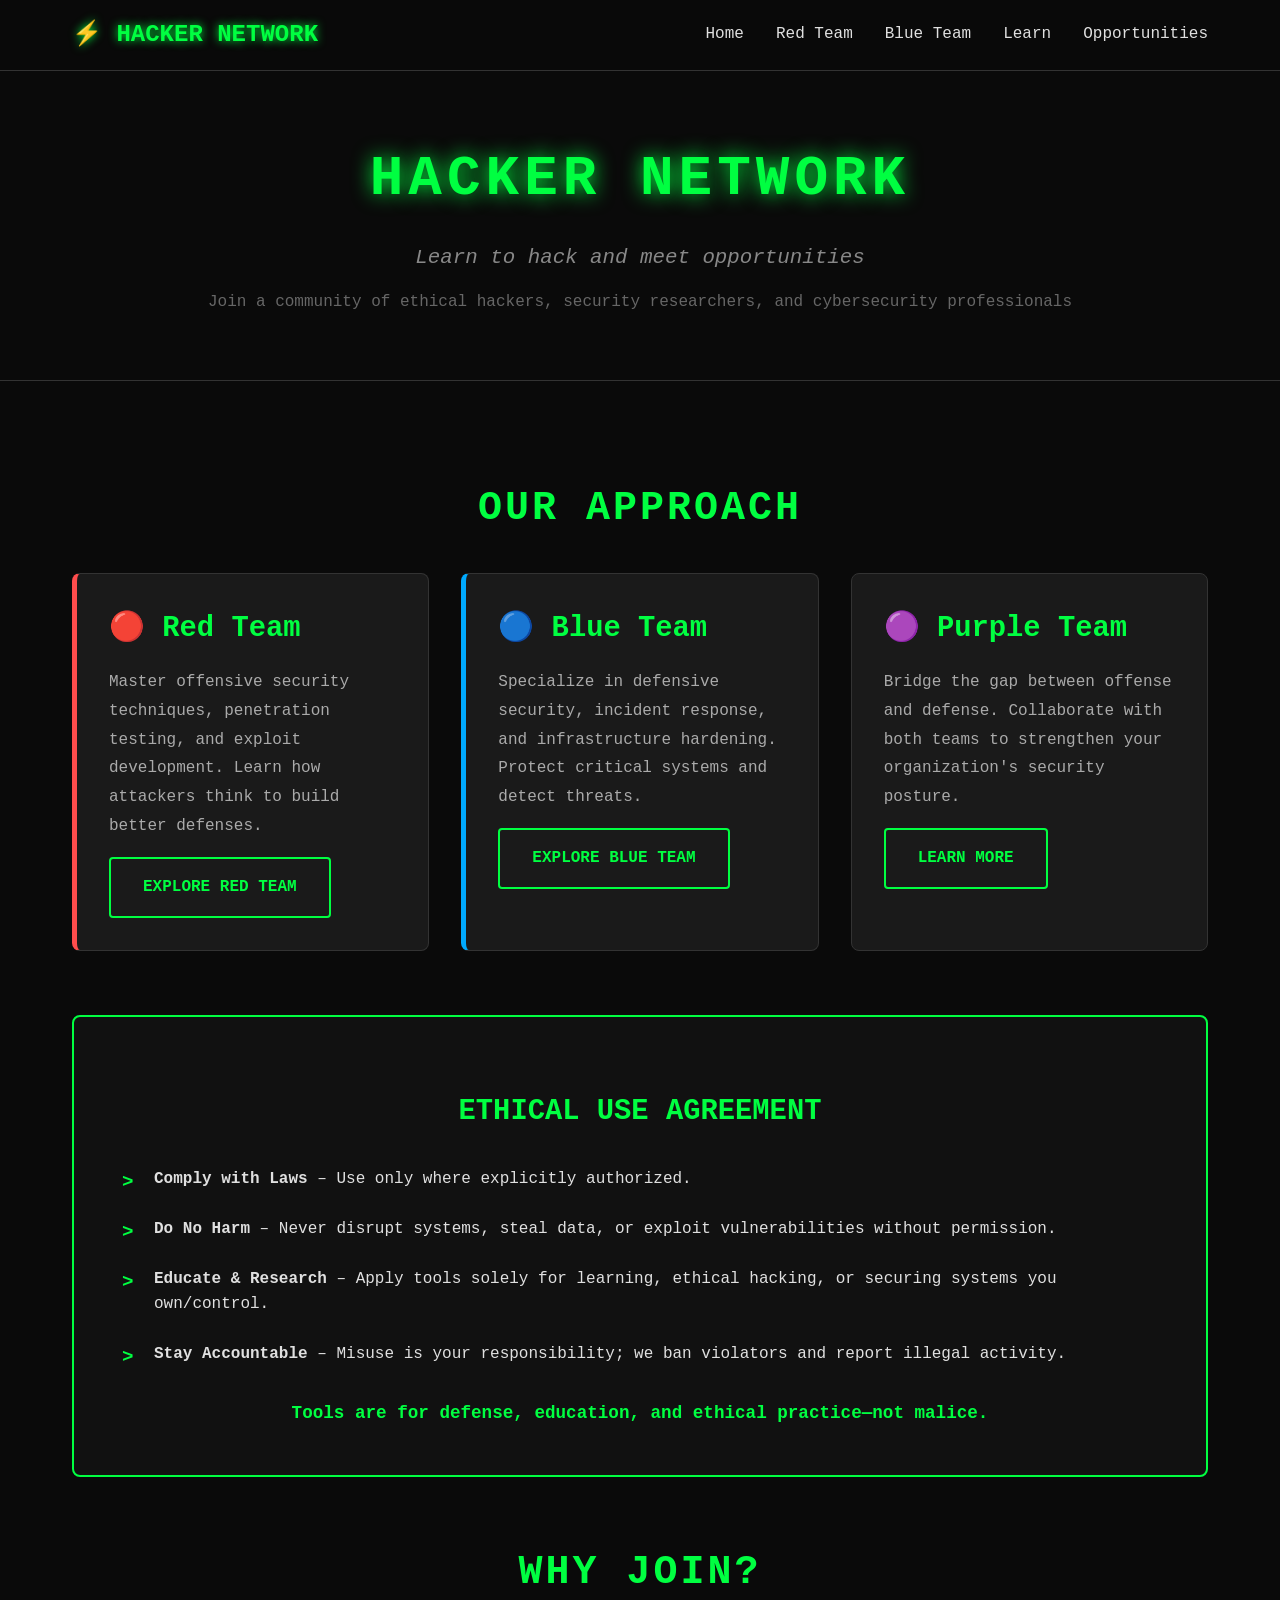
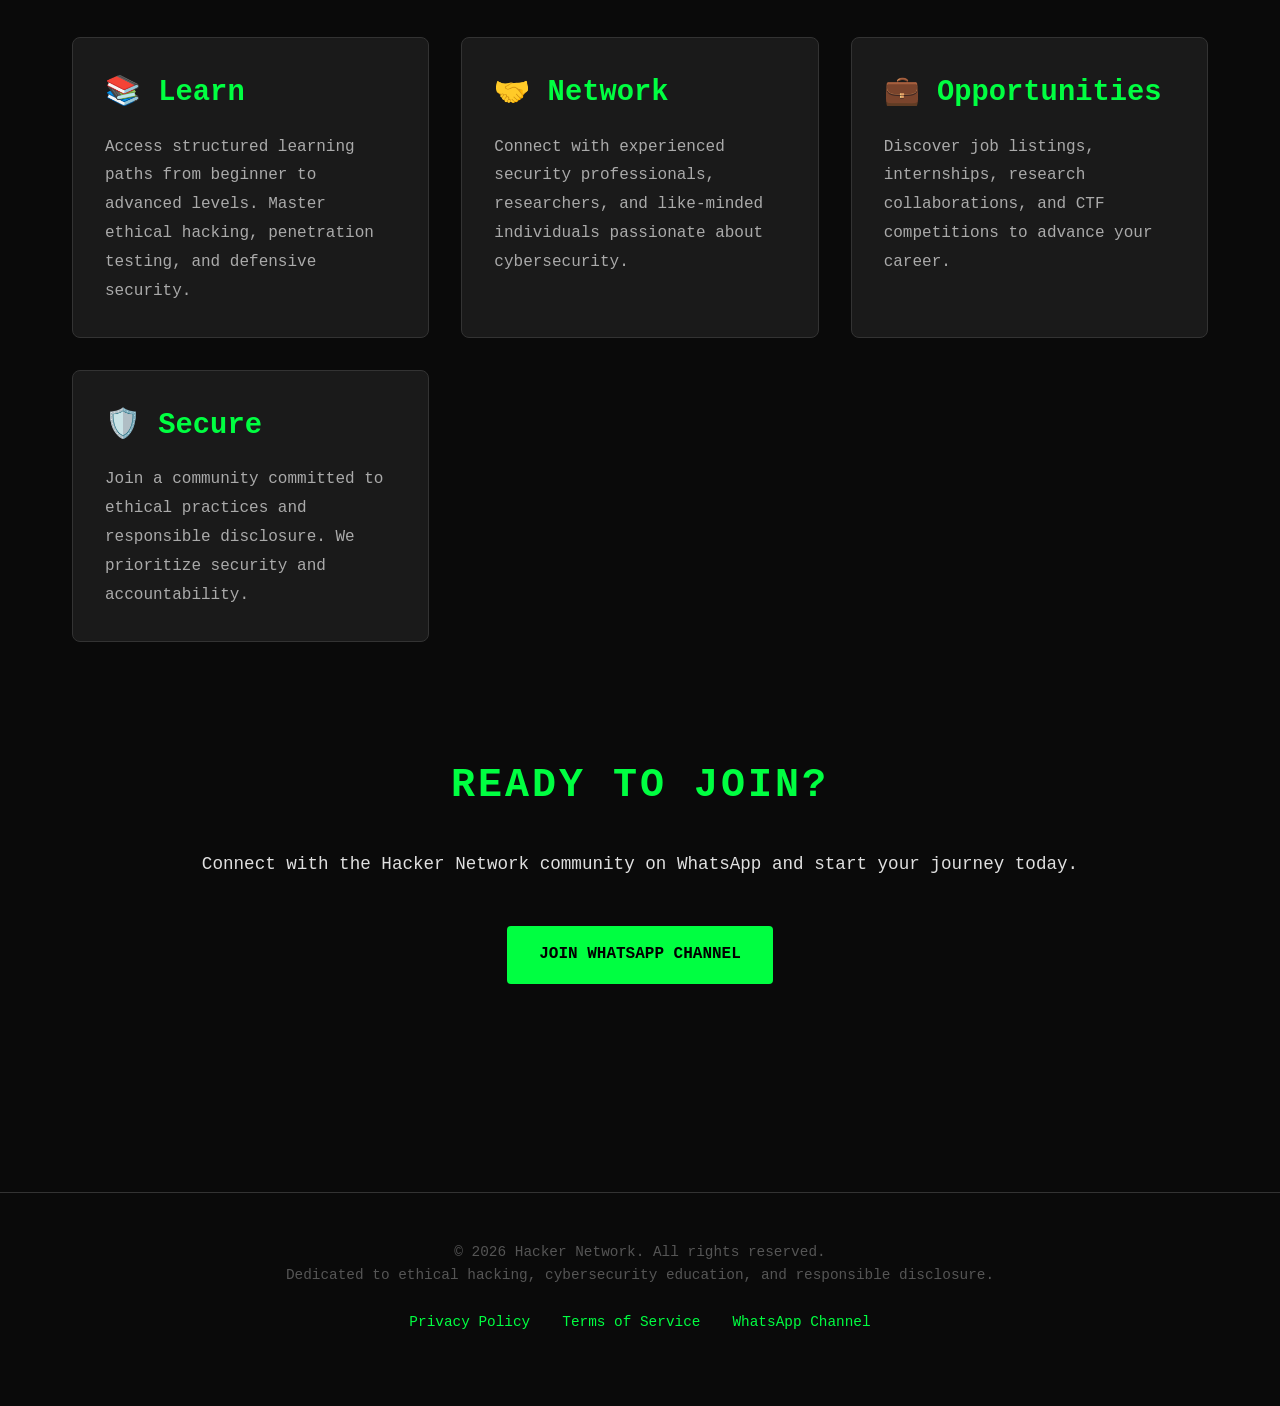
<file: index.html>
<!DOCTYPE html>
<html lang="en">
<head>
    <meta charset="UTF-8">
    <meta name="viewport" content="width=device-width, initial-scale=1.0">
    <title>Hacker Network | Learn to Hack & Meet Opportunities</title>
    <style>
        :root {
            --bg-color: #0a0a0a;
            --bg-secondary: #1a1a1a;
            --text-color: #e0e0e0;
            --accent-red: #ff4d4d;
            --accent-blue: #00aaff;
            --accent-green: #00ff41;
            --accent-purple: #d946ef;
            --card-bg: #1a1a1a;
            --border-color: #333;
            --hover-glow: rgba(0, 255, 65, 0.2);
        }

        * {
            margin: 0;
            padding: 0;
            box-sizing: border-box;
            font-family: 'Courier New', Courier, monospace;
        }

        html {
            scroll-behavior: smooth;
        }

        body {
            background-color: var(--bg-color);
            color: var(--text-color);
            line-height: 1.6;
            overflow-x: hidden;
        }

        .container {
            max-width: 1200px;
            margin: 0 auto;
            padding: 2rem;
        }

        /* ===== NAVIGATION ===== */
        nav {
            background: rgba(10, 10, 10, 0.95);
            border-bottom: 1px solid var(--border-color);
            position: sticky;
            top: 0;
            z-index: 1000;
            backdrop-filter: blur(10px);
        }

        .nav-container {
            max-width: 1200px;
            margin: 0 auto;
            padding: 1rem 2rem;
            display: flex;
            justify-content: space-between;
            align-items: center;
        }

        .logo {
            font-size: 1.5rem;
            font-weight: bold;
            color: var(--accent-green);
            text-decoration: none;
            text-shadow: 0 0 10px var(--accent-green);
        }

        .nav-links {
            display: flex;
            list-style: none;
            gap: 2rem;
        }

        .nav-links a {
            color: var(--text-color);
            text-decoration: none;
            transition: color 0.3s ease;
            position: relative;
        }

        .nav-links a::after {
            content: '';
            position: absolute;
            bottom: -5px;
            left: 0;
            width: 0;
            height: 2px;
            background: var(--accent-green);
            transition: width 0.3s ease;
        }

        .nav-links a:hover {
            color: var(--accent-green);
        }

        .nav-links a:hover::after {
            width: 100%;
        }

        /* ===== HEADER/HERO ===== */
        header {
            text-align: center;
            padding: 4rem 0;
            border-bottom: 1px solid var(--border-color);
        }

        h1 {
            font-size: 3.5rem;
            color: var(--accent-green);
            text-transform: uppercase;
            letter-spacing: 5px;
            margin-bottom: 1rem;
            text-shadow: 0 0 20px var(--accent-green);
            animation: glow 2s ease-in-out infinite;
        }

        @keyframes glow {
            0%, 100% { text-shadow: 0 0 20px var(--accent-green); }
            50% { text-shadow: 0 0 40px var(--accent-green); }
        }

        .tagline {
            font-size: 1.3rem;
            font-style: italic;
            color: #888;
            margin-bottom: 1rem;
        }

        .subtitle {
            font-size: 1rem;
            color: #666;
        }

        /* ===== BUTTONS ===== */
        .btn {
            display: inline-block;
            padding: 1rem 2rem;
            margin-top: 1rem;
            text-decoration: none;
            border-radius: 4px;
            transition: all 0.3s ease;
            text-transform: uppercase;
            font-weight: bold;
            border: none;
            cursor: pointer;
        }

        .btn-primary {
            background: var(--accent-green);
            color: #000;
        }

        .btn-primary:hover {
            background: #00cc33;
            box-shadow: 0 0 30px var(--accent-green);
            transform: scale(1.05);
        }

        .btn-secondary {
            background: transparent;
            color: var(--accent-green);
            border: 2px solid var(--accent-green);
        }

        .btn-secondary:hover {
            background: var(--accent-green);
            color: #000;
            box-shadow: 0 0 30px var(--accent-green);
        }

        /* ===== SECTIONS ===== */
        section {
            margin: 4rem 0;
        }

        section h2 {
            font-size: 2.5rem;
            color: var(--accent-green);
            margin-bottom: 2rem;
            text-align: center;
            text-transform: uppercase;
            letter-spacing: 3px;
        }

        section h3 {
            font-size: 1.8rem;
            color: var(--accent-green);
            margin: 1.5rem 0 1rem 0;
        }

        /* ===== CARDS ===== */
        .card-grid {
            display: grid;
            grid-template-columns: repeat(auto-fit, minmax(300px, 1fr));
            gap: 2rem;
            margin: 2rem 0;
        }

        .card {
            background: var(--card-bg);
            padding: 2rem;
            border-radius: 8px;
            border: 1px solid var(--border-color);
            transition: all 0.3s ease;
        }

        .card:hover {
            transform: translateY(-10px);
            border-color: var(--accent-green);
        }

        .card h3 {
            margin-top: 0;
        }

        .card p {
            color: #aaa;
            line-height: 1.8;
        }

        .red-team {
            border-left: 5px solid var(--accent-red);
        }

        .red-team:hover {
            box-shadow: 0 0 20px rgba(255, 77, 77, 0.3);
        }

        .blue-team {
            border-left: 5px solid var(--accent-blue);
        }

        .blue-team:hover {
            box-shadow: 0 0 20px rgba(0, 170, 255, 0.3);
        }

        /* ===== AGREEMENT SECTION ===== */
        .agreement-section {
            background: #111;
            padding: 3rem;
            border: 2px solid var(--accent-green);
            border-radius: 8px;
            margin: 4rem 0;
        }

        .agreement-section h3 {
            color: var(--accent-green);
            margin-bottom: 2rem;
            text-align: center;
            text-transform: uppercase;
        }

        .agreement-list {
            list-style: none;
        }

        .agreement-list li {
            margin-bottom: 1.5rem;
            padding-left: 2rem;
            position: relative;
        }

        .agreement-list li::before {
            content: ">";
            position: absolute;
            left: 0;
            color: var(--accent-green);
            font-weight: bold;
            font-size: 1.2rem;
        }

        .agreement-footer {
            margin-top: 2rem;
            text-align: center;
            font-weight: bold;
            color: var(--accent-green);
            font-size: 1.1rem;
        }

        /* ===== FOOTER ===== */
        footer {
            text-align: center;
            padding: 3rem 2rem;
            color: #555;
            font-size: 0.9rem;
            border-top: 1px solid var(--border-color);
            margin-top: 4rem;
        }

        .footer-content {
            margin-bottom: 1.5rem;
        }

        .footer-links {
            display: flex;
            justify-content: center;
            gap: 2rem;
            margin-bottom: 1.5rem;
        }

        .footer-links a {
            color: var(--accent-green);
            text-decoration: none;
            transition: color 0.3s ease;
        }

        .footer-links a:hover {
            color: #00cc33;
        }

        /* ===== RESPONSIVE ===== */
        @media (max-width: 768px) {
            h1 {
                font-size: 2rem;
            }

            section h2 {
                font-size: 1.8rem;
            }

            .nav-links {
                gap: 1rem;
                font-size: 0.9rem;
            }

            .card-grid {
                grid-template-columns: 1fr;
            }

            .agreement-section {
                padding: 1.5rem;
            }
        }

        /* ===== ANIMATIONS ===== */
        @keyframes slideIn {
            from {
                opacity: 0;
                transform: translateY(20px);
            }
            to {
                opacity: 1;
                transform: translateY(0);
            }
        }

        .card {
            animation: slideIn 0.5s ease-out;
        }
    </style>
</head>
<body>

    <!-- NAVIGATION -->
    <nav>
        <div class="nav-container">
            <a href="index.html" class="logo">⚡ HACKER NETWORK</a>
            <ul class="nav-links">
                <li><a href="index.html">Home</a></li>
                <li><a href="red-team.html">Red Team</a></li>
                <li><a href="blue-team.html">Blue Team</a></li>
                <li><a href="learning.html">Learn</a></li>
                <li><a href="opportunities.html">Opportunities</a></li>
            </ul>
        </div>
    </nav>

    <!-- HERO SECTION -->
    <header>
        <h1>Hacker Network</h1>
        <p class="tagline">Learn to hack and meet opportunities</p>
        <p class="subtitle">Join a community of ethical hackers, security researchers, and cybersecurity professionals</p>
    </header>

    <!-- MAIN CONTENT -->
    <div class="container">

        <!-- TEAM OVERVIEW -->
        <section>
            <h2>Our Approach</h2>
            <div class="card-grid">
                <div class="card red-team">
                    <h3>🔴 Red Team</h3>
                    <p>Master offensive security techniques, penetration testing, and exploit development. Learn how attackers think to build better defenses.</p>
                    <a href="red-team.html" class="btn btn-secondary">Explore Red Team</a>
                </div>
                <div class="card blue-team">
                    <h3>🔵 Blue Team</h3>
                    <p>Specialize in defensive security, incident response, and infrastructure hardening. Protect critical systems and detect threats.</p>
                    <a href="blue-team.html" class="btn btn-secondary">Explore Blue Team</a>
                </div>
                <div class="card">
                    <h3>🟣 Purple Team</h3>
                    <p>Bridge the gap between offense and defense. Collaborate with both teams to strengthen your organization's security posture.</p>
                    <a href="learning.html" class="btn btn-secondary">Learn More</a>
                </div>
            </div>
        </section>

        <!-- ETHICAL USE AGREEMENT -->
        <section class="agreement-section">
            <h3>Ethical Use Agreement</h3>
            <ul class="agreement-list">
                <li><strong>Comply with Laws</strong> – Use only where explicitly authorized.</li>
                <li><strong>Do No Harm</strong> – Never disrupt systems, steal data, or exploit vulnerabilities without permission.</li>
                <li><strong>Educate & Research</strong> – Apply tools solely for learning, ethical hacking, or securing systems you own/control.</li>
                <li><strong>Stay Accountable</strong> – Misuse is your responsibility; we ban violators and report illegal activity.</li>
            </ul>
            <p class="agreement-footer">Tools are for defense, education, and ethical practice—not malice.</p>
        </section>

        <!-- QUICK STATS -->
        <section>
            <h2>Why Join?</h2>
            <div class="card-grid">
                <div class="card">
                    <h3>📚 Learn</h3>
                    <p>Access structured learning paths from beginner to advanced levels. Master ethical hacking, penetration testing, and defensive security.</p>
                </div>
                <div class="card">
                    <h3>🤝 Network</h3>
                    <p>Connect with experienced security professionals, researchers, and like-minded individuals passionate about cybersecurity.</p>
                </div>
                <div class="card">
                    <h3>💼 Opportunities</h3>
                    <p>Discover job listings, internships, research collaborations, and CTF competitions to advance your career.</p>
                </div>
                <div class="card">
                    <h3>🛡️ Secure</h3>
                    <p>Join a community committed to ethical practices and responsible disclosure. We prioritize security and accountability.</p>
                </div>
            </div>
        </section>

        <!-- CTA SECTION -->
        <section style="text-align: center; padding: 3rem 0;">
            <h2>Ready to Join?</h2>
            <p style="font-size: 1.1rem; margin-bottom: 2rem;">Connect with the Hacker Network community on WhatsApp and start your journey today.</p>
            <a href="https://whatsapp.com/channel/0029VbAH7YzHbFV1Sa4c980d" class="btn btn-primary" target="_blank">Join WhatsApp Channel</a>
        </section>

    </div>

    <!-- FOOTER -->
    <footer>
        <div class="footer-content">
            <p>&copy; 2026 Hacker Network. All rights reserved.</p>
            <p>Dedicated to ethical hacking, cybersecurity education, and responsible disclosure.</p>
        </div>
        <div class="footer-links">
            <a href="#privacy">Privacy Policy</a>
            <a href="#terms">Terms of Service</a>
            <a href="https://whatsapp.com/channel/0029VbAH7YzHbFV1Sa4c980d" target="_blank">WhatsApp Channel</a>
        </div>
    </footer>

</body>
  </html>
</file>
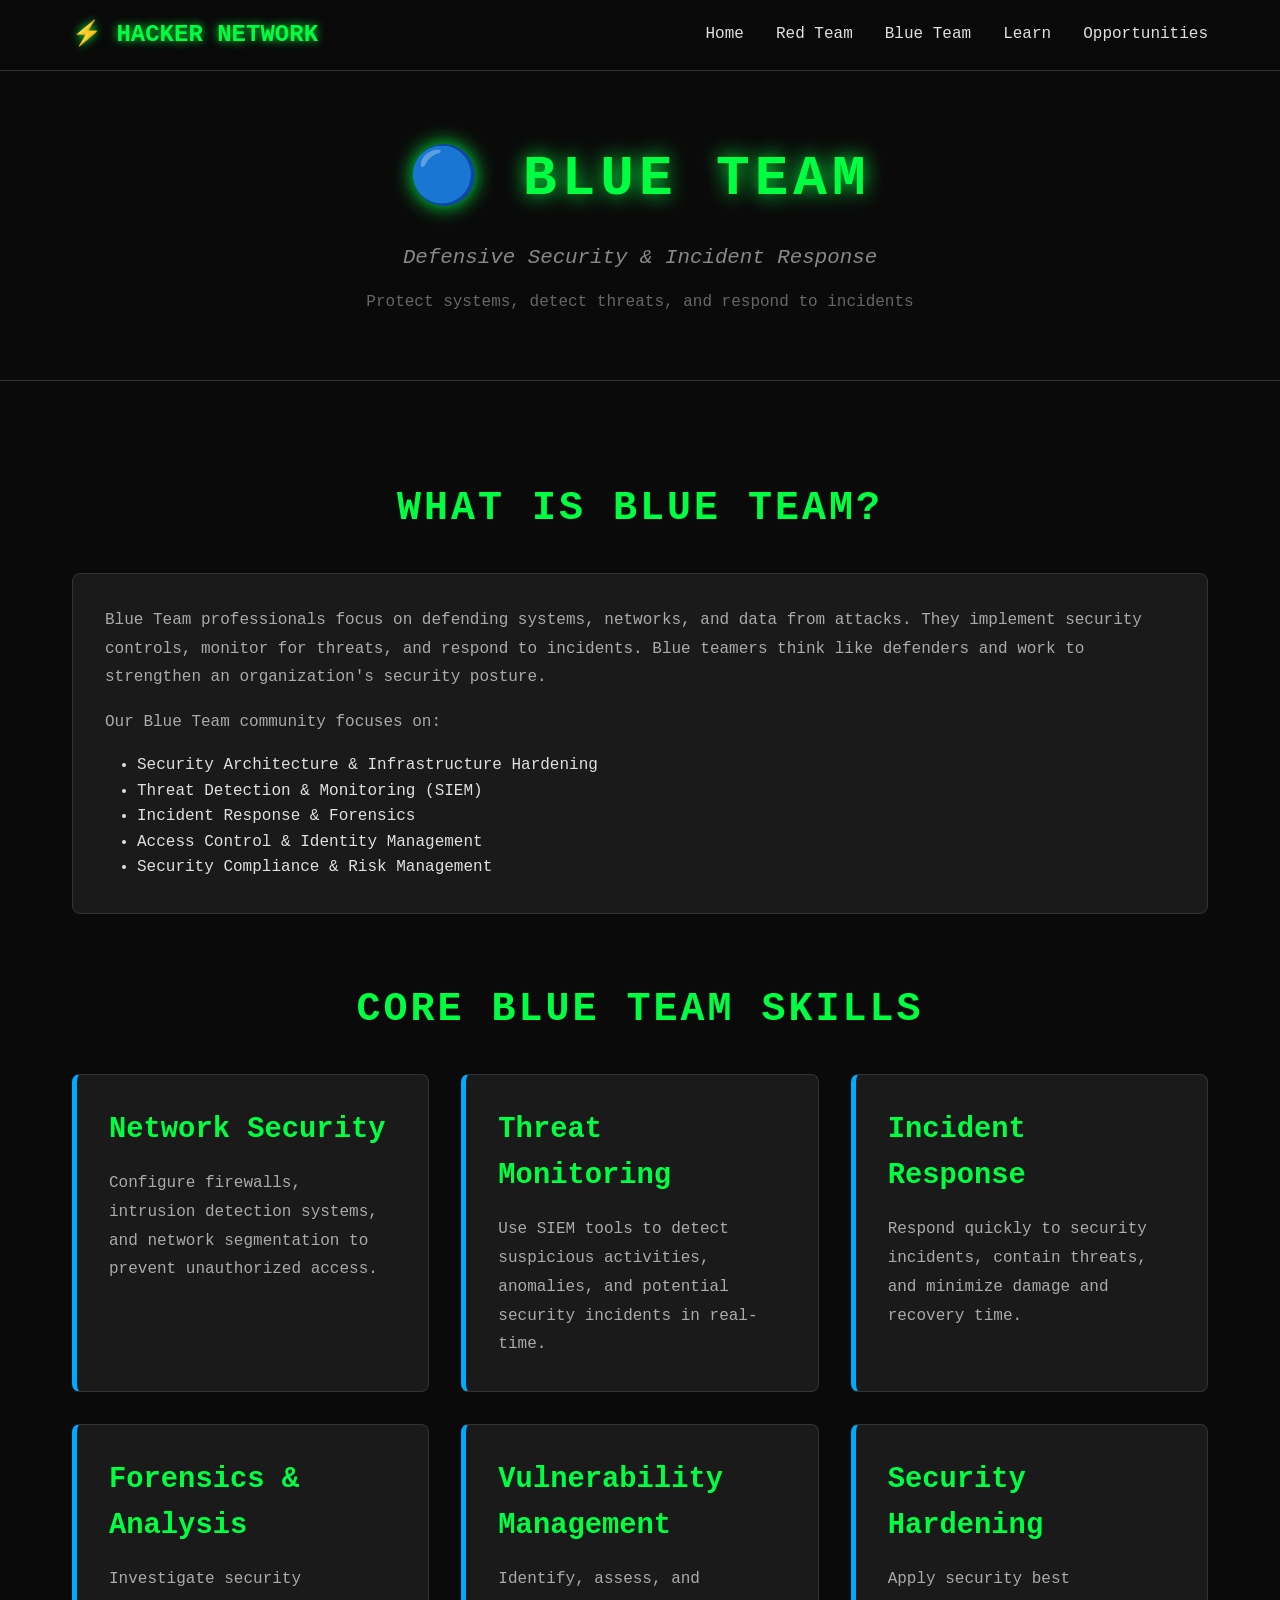
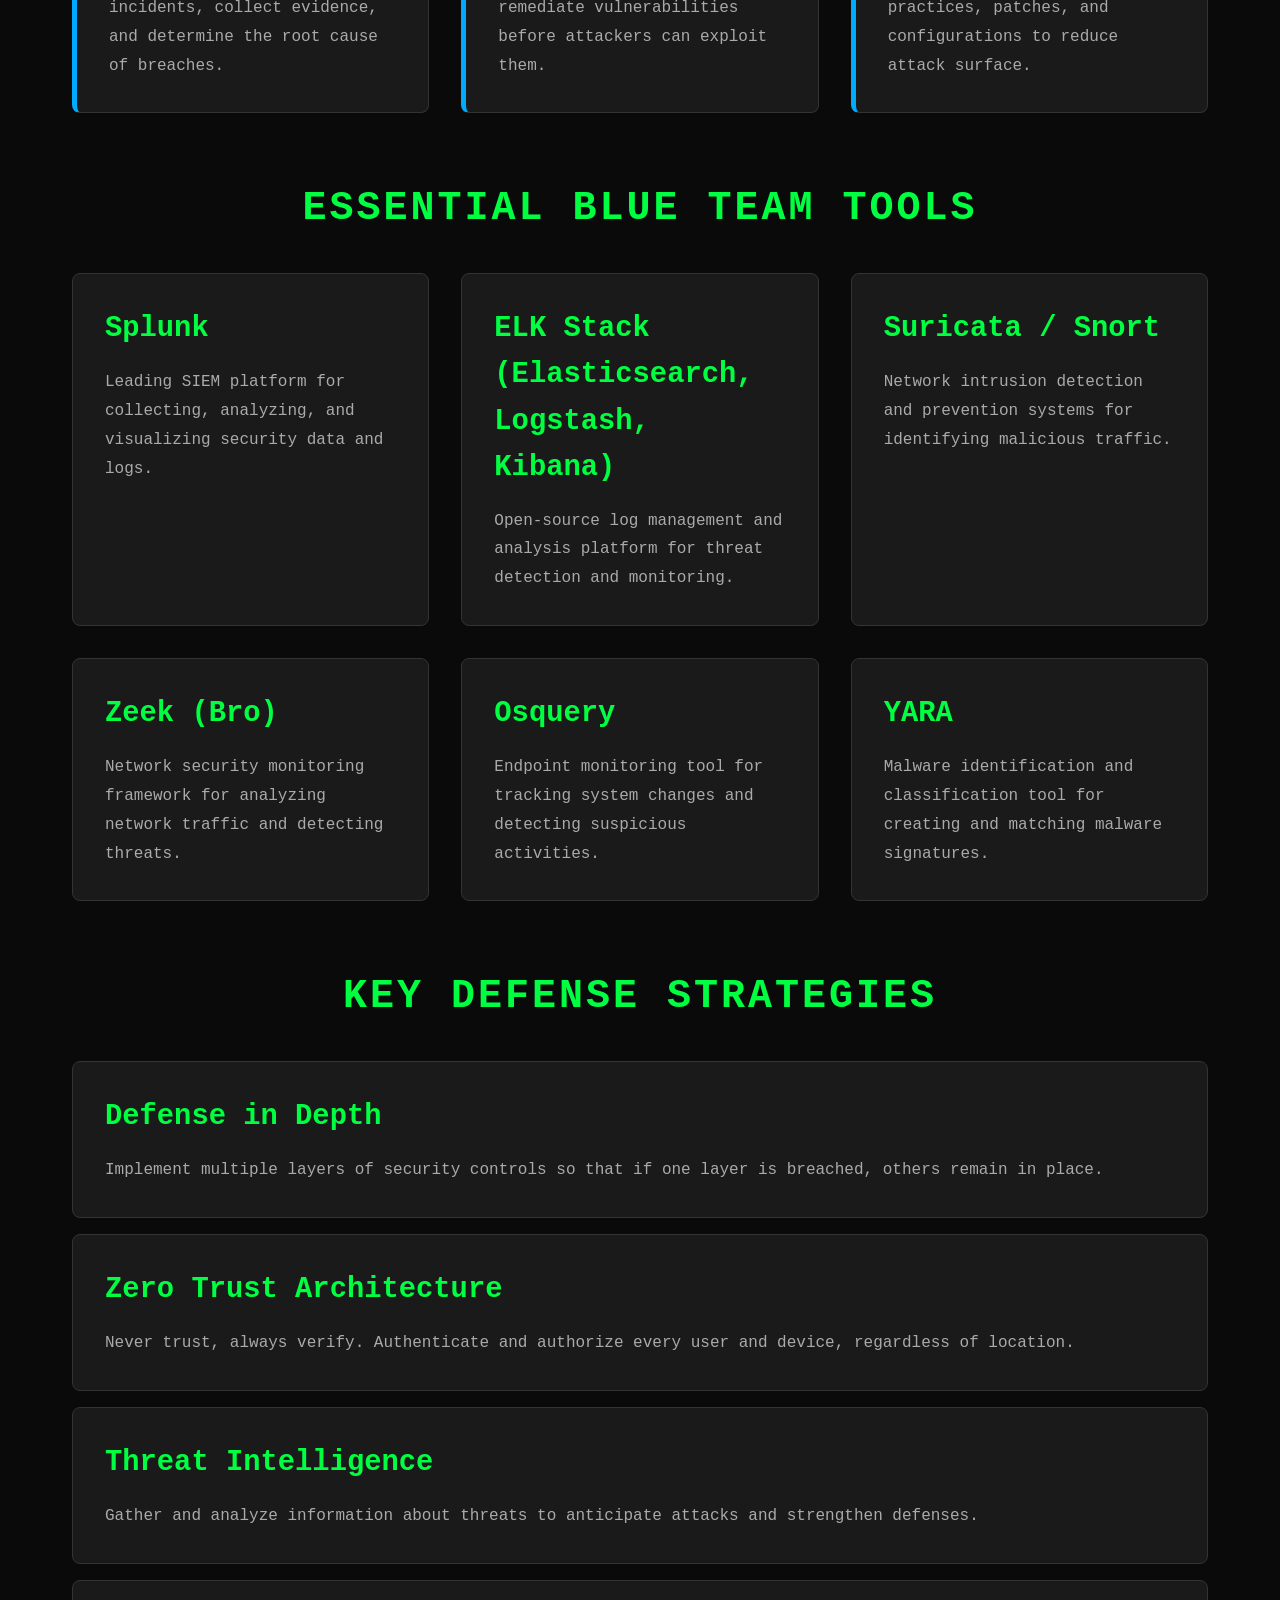
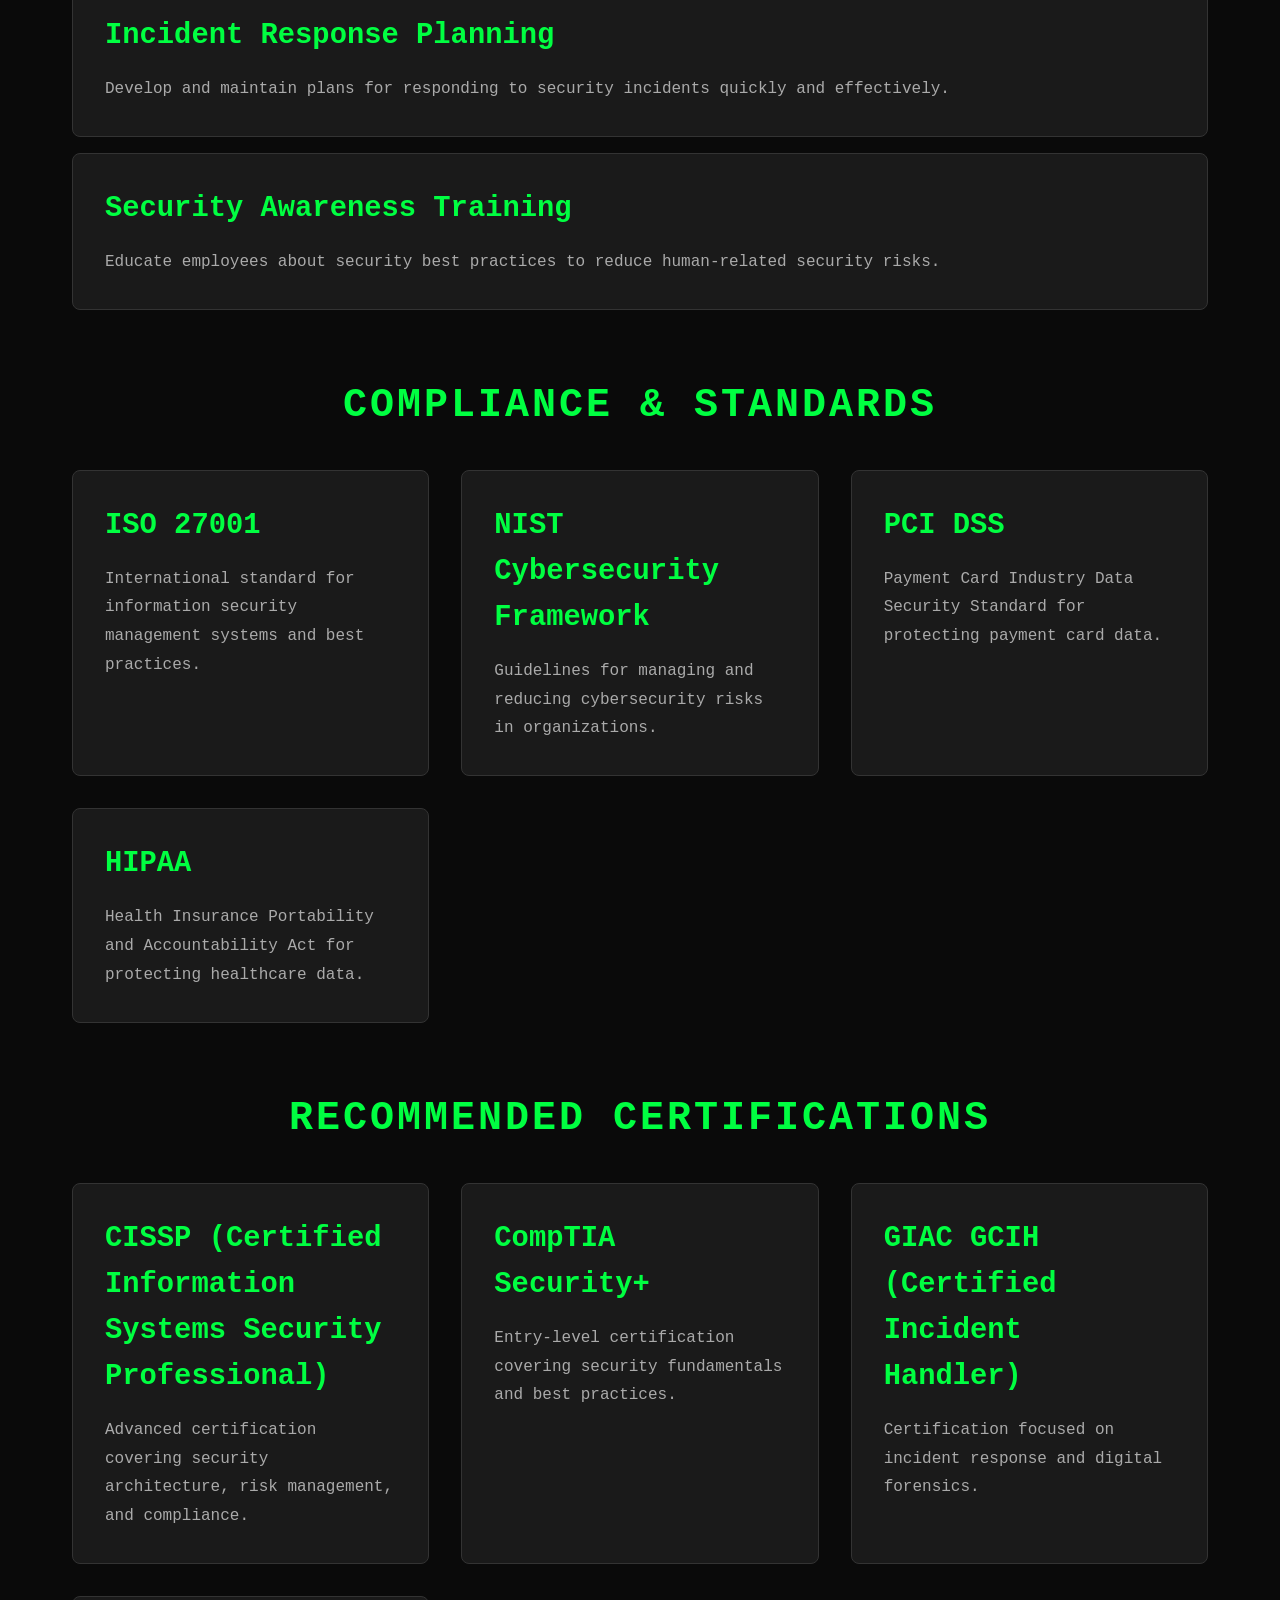
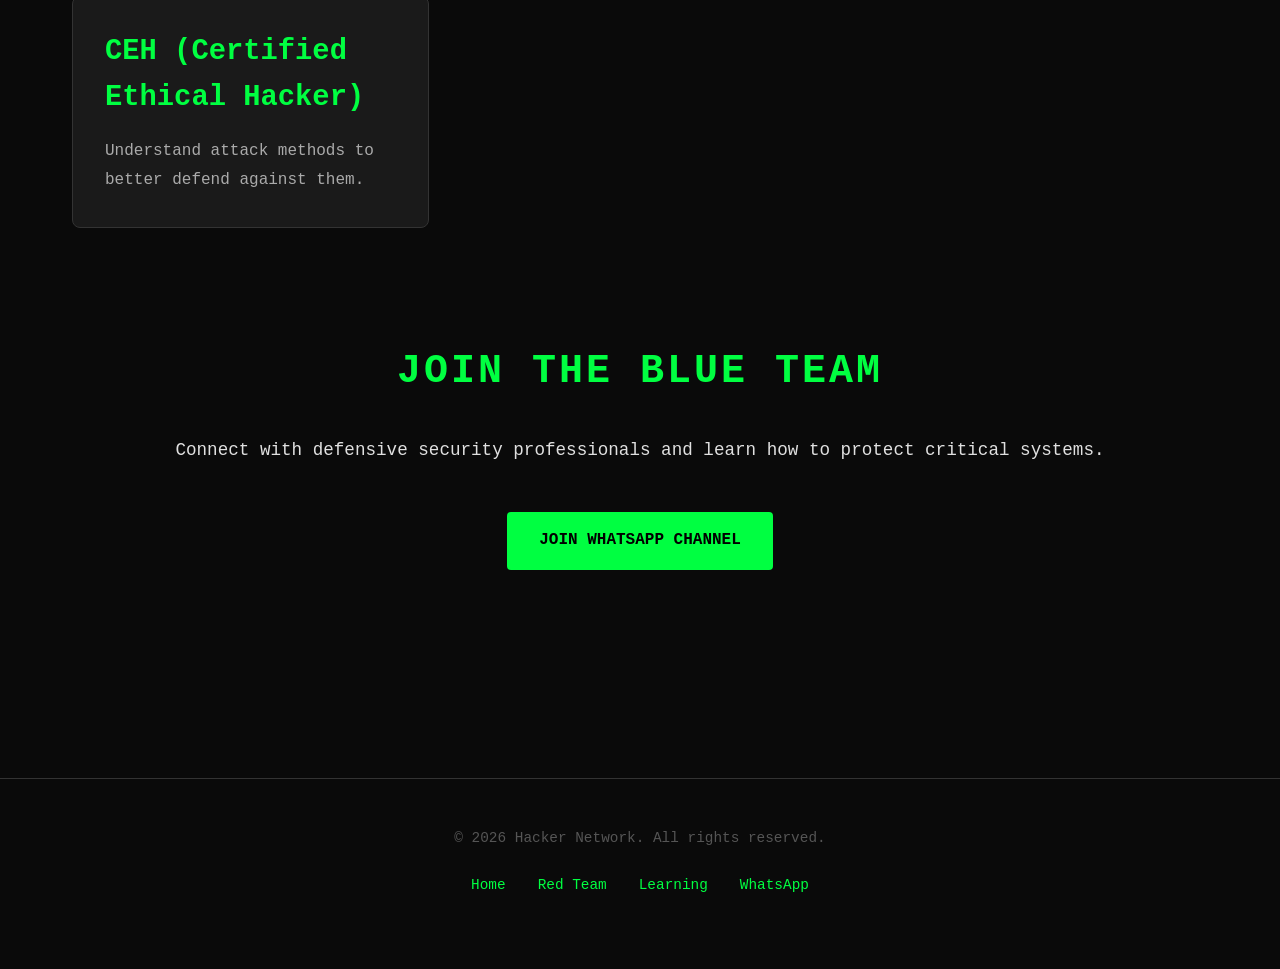
<file: blue-team.html>
<!DOCTYPE html>
<html lang="en">
<head>
    <meta charset="UTF-8">
    <meta name="viewport" content="width=device-width, initial-scale=1.0">
    <title>Blue Team | Hacker Network</title>
    <style>
        :root {
            --bg-color: #0a0a0a;
            --bg-secondary: #1a1a1a;
            --text-color: #e0e0e0;
            --accent-red: #ff4d4d;
            --accent-blue: #00aaff;
            --accent-green: #00ff41;
            --accent-purple: #d946ef;
            --card-bg: #1a1a1a;
            --border-color: #333;
            --hover-glow: rgba(0, 255, 65, 0.2);
        }

        * {
            margin: 0;
            padding: 0;
            box-sizing: border-box;
            font-family: 'Courier New', Courier, monospace;
        }

        html {
            scroll-behavior: smooth;
        }

        body {
            background-color: var(--bg-color);
            color: var(--text-color);
            line-height: 1.6;
            overflow-x: hidden;
        }

        .container {
            max-width: 1200px;
            margin: 0 auto;
            padding: 2rem;
        }

        /* ===== NAVIGATION ===== */
        nav {
            background: rgba(10, 10, 10, 0.95);
            border-bottom: 1px solid var(--border-color);
            position: sticky;
            top: 0;
            z-index: 1000;
            backdrop-filter: blur(10px);
        }

        .nav-container {
            max-width: 1200px;
            margin: 0 auto;
            padding: 1rem 2rem;
            display: flex;
            justify-content: space-between;
            align-items: center;
        }

        .logo {
            font-size: 1.5rem;
            font-weight: bold;
            color: var(--accent-green);
            text-decoration: none;
            text-shadow: 0 0 10px var(--accent-green);
        }

        .nav-links {
            display: flex;
            list-style: none;
            gap: 2rem;
        }

        .nav-links a {
            color: var(--text-color);
            text-decoration: none;
            transition: color 0.3s ease;
            position: relative;
        }

        .nav-links a::after {
            content: '';
            position: absolute;
            bottom: -5px;
            left: 0;
            width: 0;
            height: 2px;
            background: var(--accent-green);
            transition: width 0.3s ease;
        }

        .nav-links a:hover {
            color: var(--accent-green);
        }

        .nav-links a:hover::after {
            width: 100%;
        }

        /* ===== HEADER/HERO ===== */
        header {
            text-align: center;
            padding: 4rem 0;
            border-bottom: 1px solid var(--border-color);
        }

        h1 {
            font-size: 3.5rem;
            color: var(--accent-green);
            text-transform: uppercase;
            letter-spacing: 5px;
            margin-bottom: 1rem;
            text-shadow: 0 0 20px var(--accent-green);
            animation: glow 2s ease-in-out infinite;
        }

        @keyframes glow {
            0%, 100% { text-shadow: 0 0 20px var(--accent-green); }
            50% { text-shadow: 0 0 40px var(--accent-green); }
        }

        .tagline {
            font-size: 1.3rem;
            font-style: italic;
            color: #888;
            margin-bottom: 1rem;
        }

        .subtitle {
            font-size: 1rem;
            color: #666;
        }

        /* ===== BUTTONS ===== */
        .btn {
            display: inline-block;
            padding: 1rem 2rem;
            margin-top: 1rem;
            text-decoration: none;
            border-radius: 4px;
            transition: all 0.3s ease;
            text-transform: uppercase;
            font-weight: bold;
            border: none;
            cursor: pointer;
        }

        .btn-primary {
            background: var(--accent-green);
            color: #000;
        }

        .btn-primary:hover {
            background: #00cc33;
            box-shadow: 0 0 30px var(--accent-green);
            transform: scale(1.05);
        }

        .btn-secondary {
            background: transparent;
            color: var(--accent-green);
            border: 2px solid var(--accent-green);
        }

        .btn-secondary:hover {
            background: var(--accent-green);
            color: #000;
            box-shadow: 0 0 30px var(--accent-green);
        }

        /* ===== SECTIONS ===== */
        section {
            margin: 4rem 0;
        }

        section h2 {
            font-size: 2.5rem;
            color: var(--accent-green);
            margin-bottom: 2rem;
            text-align: center;
            text-transform: uppercase;
            letter-spacing: 3px;
        }

        section h3 {
            font-size: 1.8rem;
            color: var(--accent-green);
            margin: 1.5rem 0 1rem 0;
        }

        /* ===== CARDS ===== */
        .card-grid {
            display: grid;
            grid-template-columns: repeat(auto-fit, minmax(300px, 1fr));
            gap: 2rem;
            margin: 2rem 0;
        }

        .card {
            background: var(--card-bg);
            padding: 2rem;
            border-radius: 8px;
            border: 1px solid var(--border-color);
            transition: all 0.3s ease;
        }

        .card:hover {
            transform: translateY(-10px);
            border-color: var(--accent-green);
        }

        .card h3 {
            margin-top: 0;
        }

        .card p {
            color: #aaa;
            line-height: 1.8;
        }

        .red-team {
            border-left: 5px solid var(--accent-red);
        }

        .red-team:hover {
            box-shadow: 0 0 20px rgba(255, 77, 77, 0.3);
        }

        .blue-team {
            border-left: 5px solid var(--accent-blue);
        }

        .blue-team:hover {
            box-shadow: 0 0 20px rgba(0, 170, 255, 0.3);
        }

        /* ===== FOOTER ===== */
        footer {
            text-align: center;
            padding: 3rem 2rem;
            color: #555;
            font-size: 0.9rem;
            border-top: 1px solid var(--border-color);
            margin-top: 4rem;
        }

        .footer-content {
            margin-bottom: 1.5rem;
        }

        .footer-links {
            display: flex;
            justify-content: center;
            gap: 2rem;
            margin-bottom: 1.5rem;
        }

        .footer-links a {
            color: var(--accent-green);
            text-decoration: none;
            transition: color 0.3s ease;
        }

        .footer-links a:hover {
            color: #00cc33;
        }

        /* ===== RESPONSIVE ===== */
        @media (max-width: 768px) {
            h1 {
                font-size: 2rem;
            }

            section h2 {
                font-size: 1.8rem;
            }

            .nav-links {
                gap: 1rem;
                font-size: 0.9rem;
            }

            .card-grid {
                grid-template-columns: 1fr;
            }
        }

        /* ===== ANIMATIONS ===== */
        @keyframes slideIn {
            from {
                opacity: 0;
                transform: translateY(20px);
            }
            to {
                opacity: 1;
                transform: translateY(0);
            }
        }

        .card {
            animation: slideIn 0.5s ease-out;
        }
    </style>
</head>
<body>

    <!-- NAVIGATION -->
    <nav>
        <div class="nav-container">
            <a href="index.html" class="logo">⚡ HACKER NETWORK</a>
            <ul class="nav-links">
                <li><a href="index.html">Home</a></li>
                <li><a href="red-team.html">Red Team</a></li>
                <li><a href="blue-team.html">Blue Team</a></li>
                <li><a href="learning.html">Learn</a></li>
                <li><a href="opportunities.html">Opportunities</a></li>
            </ul>
        </div>
    </nav>

    <!-- HEADER -->
    <header>
        <h1>🔵 Blue Team</h1>
        <p class="tagline">Defensive Security & Incident Response</p>
        <p class="subtitle">Protect systems, detect threats, and respond to incidents</p>
    </header>

    <!-- MAIN CONTENT -->
    <div class="container">

        <!-- OVERVIEW -->
        <section>
            <h2>What is Blue Team?</h2>
            <div class="card">
                <p>Blue Team professionals focus on defending systems, networks, and data from attacks. They implement security controls, monitor for threats, and respond to incidents. Blue teamers think like defenders and work to strengthen an organization's security posture.</p>
                <p style="margin-top: 1rem;">Our Blue Team community focuses on:</p>
                <ul style="margin-left: 2rem; margin-top: 1rem;">
                    <li>Security Architecture & Infrastructure Hardening</li>
                    <li>Threat Detection & Monitoring (SIEM)</li>
                    <li>Incident Response & Forensics</li>
                    <li>Access Control & Identity Management</li>
                    <li>Security Compliance & Risk Management</li>
                </ul>
            </div>
        </section>

        <!-- CORE SKILLS -->
        <section>
            <h2>Core Blue Team Skills</h2>
            <div class="card-grid">
                <div class="card blue-team">
                    <h3>Network Security</h3>
                    <p>Configure firewalls, intrusion detection systems, and network segmentation to prevent unauthorized access.</p>
                </div>
                <div class="card blue-team">
                    <h3>Threat Monitoring</h3>
                    <p>Use SIEM tools to detect suspicious activities, anomalies, and potential security incidents in real-time.</p>
                </div>
                <div class="card blue-team">
                    <h3>Incident Response</h3>
                    <p>Respond quickly to security incidents, contain threats, and minimize damage and recovery time.</p>
                </div>
                <div class="card blue-team">
                    <h3>Forensics & Analysis</h3>
                    <p>Investigate security incidents, collect evidence, and determine the root cause of breaches.</p>
                </div>
                <div class="card blue-team">
                    <h3>Vulnerability Management</h3>
                    <p>Identify, assess, and remediate vulnerabilities before attackers can exploit them.</p>
                </div>
                <div class="card blue-team">
                    <h3>Security Hardening</h3>
                    <p>Apply security best practices, patches, and configurations to reduce attack surface.</p>
                </div>
            </div>
        </section>

        <!-- DEFENSIVE TOOLS -->
        <section>
            <h2>Essential Blue Team Tools</h2>
            <div class="card-grid">
                <div class="card">
                    <h3>Splunk</h3>
                    <p>Leading SIEM platform for collecting, analyzing, and visualizing security data and logs.</p>
                </div>
                <div class="card">
                    <h3>ELK Stack (Elasticsearch, Logstash, Kibana)</h3>
                    <p>Open-source log management and analysis platform for threat detection and monitoring.</p>
                </div>
                <div class="card">
                    <h3>Suricata / Snort</h3>
                    <p>Network intrusion detection and prevention systems for identifying malicious traffic.</p>
                </div>
                <div class="card">
                    <h3>Zeek (Bro)</h3>
                    <p>Network security monitoring framework for analyzing network traffic and detecting threats.</p>
                </div>
                <div class="card">
                    <h3>Osquery</h3>
                    <p>Endpoint monitoring tool for tracking system changes and detecting suspicious activities.</p>
                </div>
                <div class="card">
                    <h3>YARA</h3>
                    <p>Malware identification and classification tool for creating and matching malware signatures.</p>
                </div>
            </div>
        </section>

        <!-- DEFENSE STRATEGIES -->
        <section>
            <h2>Key Defense Strategies</h2>
            <div class="card">
                <h3>Defense in Depth</h3>
                <p>Implement multiple layers of security controls so that if one layer is breached, others remain in place.</p>
            </div>
            <div class="card" style="margin-top: 1rem;">
                <h3>Zero Trust Architecture</h3>
                <p>Never trust, always verify. Authenticate and authorize every user and device, regardless of location.</p>
            </div>
            <div class="card" style="margin-top: 1rem;">
                <h3>Threat Intelligence</h3>
                <p>Gather and analyze information about threats to anticipate attacks and strengthen defenses.</p>
            </div>
            <div class="card" style="margin-top: 1rem;">
                <h3>Incident Response Planning</h3>
                <p>Develop and maintain plans for responding to security incidents quickly and effectively.</p>
            </div>
            <div class="card" style="margin-top: 1rem;">
                <h3>Security Awareness Training</h3>
                <p>Educate employees about security best practices to reduce human-related security risks.</p>
            </div>
        </section>

        <!-- COMPLIANCE & STANDARDS -->
        <section>
            <h2>Compliance & Standards</h2>
            <div class="card-grid">
                <div class="card">
                    <h3>ISO 27001</h3>
                    <p>International standard for information security management systems and best practices.</p>
                </div>
                <div class="card">
                    <h3>NIST Cybersecurity Framework</h3>
                    <p>Guidelines for managing and reducing cybersecurity risks in organizations.</p>
                </div>
                <div class="card">
                    <h3>PCI DSS</h3>
                    <p>Payment Card Industry Data Security Standard for protecting payment card data.</p>
                </div>
                <div class="card">
                    <h3>HIPAA</h3>
                    <p>Health Insurance Portability and Accountability Act for protecting healthcare data.</p>
                </div>
            </div>
        </section>

        <!-- CERTIFICATIONS -->
        <section>
            <h2>Recommended Certifications</h2>
            <div class="card-grid">
                <div class="card">
                    <h3>CISSP (Certified Information Systems Security Professional)</h3>
                    <p>Advanced certification covering security architecture, risk management, and compliance.</p>
                </div>
                <div class="card">
                    <h3>CompTIA Security+</h3>
                    <p>Entry-level certification covering security fundamentals and best practices.</p>
                </div>
                <div class="card">
                    <h3>GIAC GCIH (Certified Incident Handler)</h3>
                    <p>Certification focused on incident response and digital forensics.</p>
                </div>
                <div class="card">
                    <h3>CEH (Certified Ethical Hacker)</h3>
                    <p>Understand attack methods to better defend against them.</p>
                </div>
            </div>
        </section>

        <!-- CTA -->
        <section style="text-align: center; padding: 3rem 0;">
            <h2>Join the Blue Team</h2>
            <p style="font-size: 1.1rem; margin-bottom: 2rem;">Connect with defensive security professionals and learn how to protect critical systems.</p>
            <a href="https://whatsapp.com/channel/0029VbAH7YzHbFV1Sa4c980d" class="btn btn-primary" target="_blank">Join WhatsApp Channel</a>
        </section>

    </div>

    <!-- FOOTER -->
    <footer>
        <div class="footer-content">
            <p>&copy; 2026 Hacker Network. All rights reserved.</p>
        </div>
        <div class="footer-links">
            <a href="index.html">Home</a>
            <a href="red-team.html">Red Team</a>
            <a href="learning.html">Learning</a>
            <a href="https://whatsapp.com/channel/0029VbAH7YzHbFV1Sa4c980d" target="_blank">WhatsApp</a>
        </div>
    </footer>

</body>
  </html>
</file>
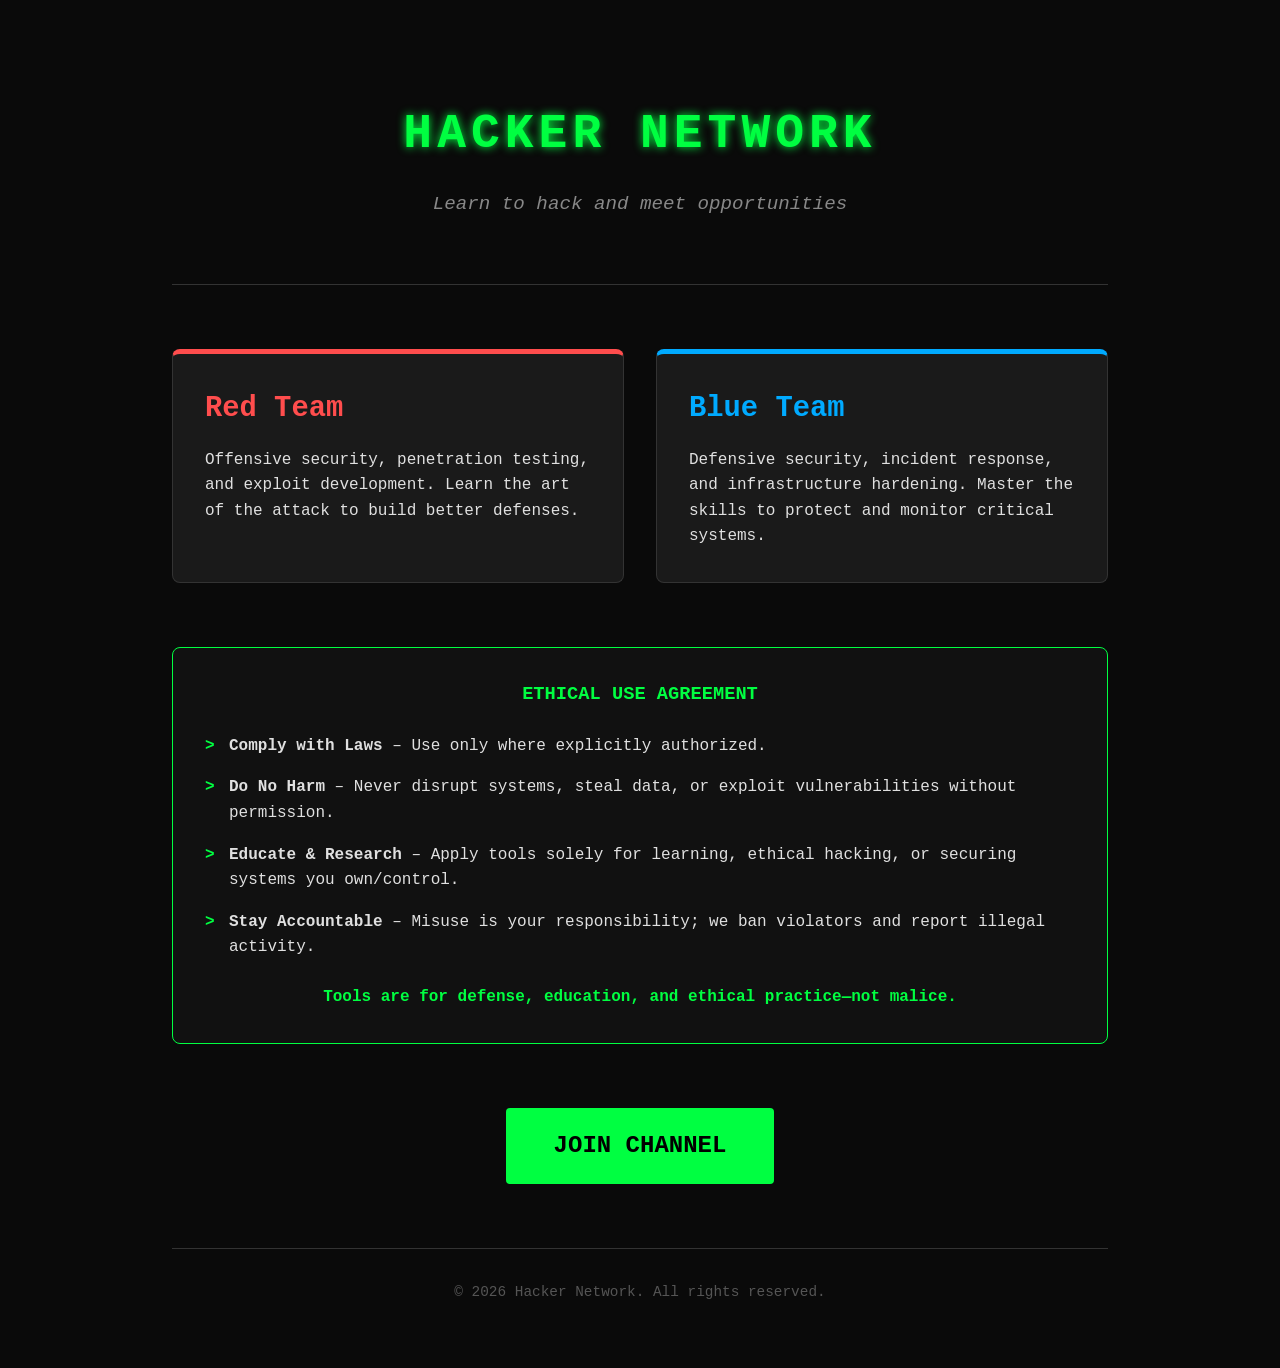
<file: indx.html>
<!DOCTYPE html>
<html lang="en">
<head>
    <meta charset="UTF-8">
    <meta name="viewport" content="width=device-width, initial-scale=1.0">
    <title>Hacker Network | Learn to Hack & Meet Opportunities</title>
    <style>
        :root {
            --bg-color: #0a0a0a;
            --text-color: #e0e0e0;
            --accent-red: #ff4d4d;
            --accent-blue: #00aaff;
            --accent-green: #00ff41;
            --card-bg: #1a1a1a;
            --border-color: #333;
        }

        * {
            margin: 0;
            padding: 0;
            box-sizing: border-box;
            font-family: 'Courier New', Courier, monospace;
        }

        body {
            background-color: var(--bg-color);
            color: var(--text-color);
            line-height: 1.6;
            overflow-x: hidden;
        }

        .container {
            max-width: 1000px;
            margin: 0 auto;
            padding: 2rem;
        }

        header {
            text-align: center;
            padding: 4rem 0;
            border-bottom: 1px solid var(--border-color);
        }

        h1 {
            font-size: 3rem;
            color: var(--accent-green);
            text-transform: uppercase;
            letter-spacing: 5px;
            margin-bottom: 1rem;
            text-shadow: 0 0 10px var(--accent-green);
        }

        .tagline {
            font-size: 1.2rem;
            font-style: italic;
            color: #888;
        }

        .hero-section {
            display: flex;
            justify-content: space-between;
            gap: 2rem;
            margin: 4rem 0;
        }

        .team-card {
            flex: 1;
            background: var(--card-bg);
            padding: 2rem;
            border-radius: 8px;
            border: 1px solid var(--border-color);
            transition: transform 0.3s ease, box-shadow 0.3s ease;
        }

        .team-card:hover {
            transform: translateY(-10px);
        }

        .red-team {
            border-top: 5px solid var(--accent-red);
        }

        .red-team:hover {
            box-shadow: 0 0 20px rgba(255, 77, 77, 0.3);
        }

        .blue-team {
            border-top: 5px solid var(--accent-blue);
        }

        .blue-team:hover {
            box-shadow: 0 0 20px rgba(0, 170, 255, 0.3);
        }

        .team-card h2 {
            margin-bottom: 1rem;
            font-size: 1.8rem;
        }

        .red-team h2 { color: var(--accent-red); }
        .blue-team h2 { color: var(--accent-blue); }

        .agreement-section {
            background: #111;
            padding: 2rem;
            border: 1px solid var(--accent-green);
            border-radius: 8px;
            margin: 4rem 0;
        }

        .agreement-section h3 {
            color: var(--accent-green);
            margin-bottom: 1.5rem;
            text-align: center;
            text-transform: uppercase;
        }

        .agreement-list {
            list-style: none;
        }

        .agreement-list li {
            margin-bottom: 1rem;
            padding-left: 1.5rem;
            position: relative;
        }

        .agreement-list li::before {
            content: ">";
            position: absolute;
            left: 0;
            color: var(--accent-green);
            font-weight: bold;
        }

        .agreement-footer {
            margin-top: 1.5rem;
            text-align: center;
            font-weight: bold;
            color: var(--accent-green);
        }

        .cta-section {
            text-align: center;
            margin: 4rem 0;
        }

        .join-btn {
            display: inline-block;
            background: var(--accent-green);
            color: #000;
            padding: 1.2rem 3rem;
            font-size: 1.5rem;
            font-weight: bold;
            text-decoration: none;
            border-radius: 4px;
            transition: all 0.3s ease;
            text-transform: uppercase;
        }

        .join-btn:hover {
            background: #00cc33;
            box-shadow: 0 0 30px var(--accent-green);
            transform: scale(1.05);
        }

        footer {
            text-align: center;
            padding: 2rem;
            color: #555;
            font-size: 0.9rem;
            border-top: 1px solid var(--border-color);
        }

        @media (max-width: 768px) {
            .hero-section {
                flex-direction: column;
            }
            h1 {
                font-size: 2rem;
            }
        }
    </style>
</head>
<body>

    <div class="container">
        <header>
            <h1>Hacker Network</h1>
            <p class="tagline">Learn to hack and meet opportunities</p>
        </header>

        <section class="hero-section">
            <div class="team-card red-team">
                <h2>Red Team</h2>
                <p>Offensive security, penetration testing, and exploit development. Learn the art of the attack to build better defenses.</p>
            </div>
            <div class="team-card blue-team">
                <h2>Blue Team</h2>
                <p>Defensive security, incident response, and infrastructure hardening. Master the skills to protect and monitor critical systems.</p>
            </div>
        </section>

        <section class="agreement-section">
            <h3>Ethical Use Agreement</h3>
            <ul class="agreement-list">
                <li><strong>Comply with Laws</strong> – Use only where explicitly authorized.</li>
                <li><strong>Do No Harm</strong> – Never disrupt systems, steal data, or exploit vulnerabilities without permission.</li>
                <li><strong>Educate & Research</strong> – Apply tools solely for learning, ethical hacking, or securing systems you own/control.</li>
                <li><strong>Stay Accountable</strong> – Misuse is your responsibility; we ban violators and report illegal activity.</li>
            </ul>
            <p class="agreement-footer">Tools are for defense, education, and ethical practice—not malice.</p>
        </section>

        <div class="cta-section">
            <a href="https://whatsapp.com/channel/0029VbAH7YzHbFV1Sa4c980d" class="join-btn" target="_blank">Join Channel</a>
        </div>

        <footer>
            &copy; 2026 Hacker Network. All rights reserved.
        </footer>
    </div>

</body>
</html>
</file>
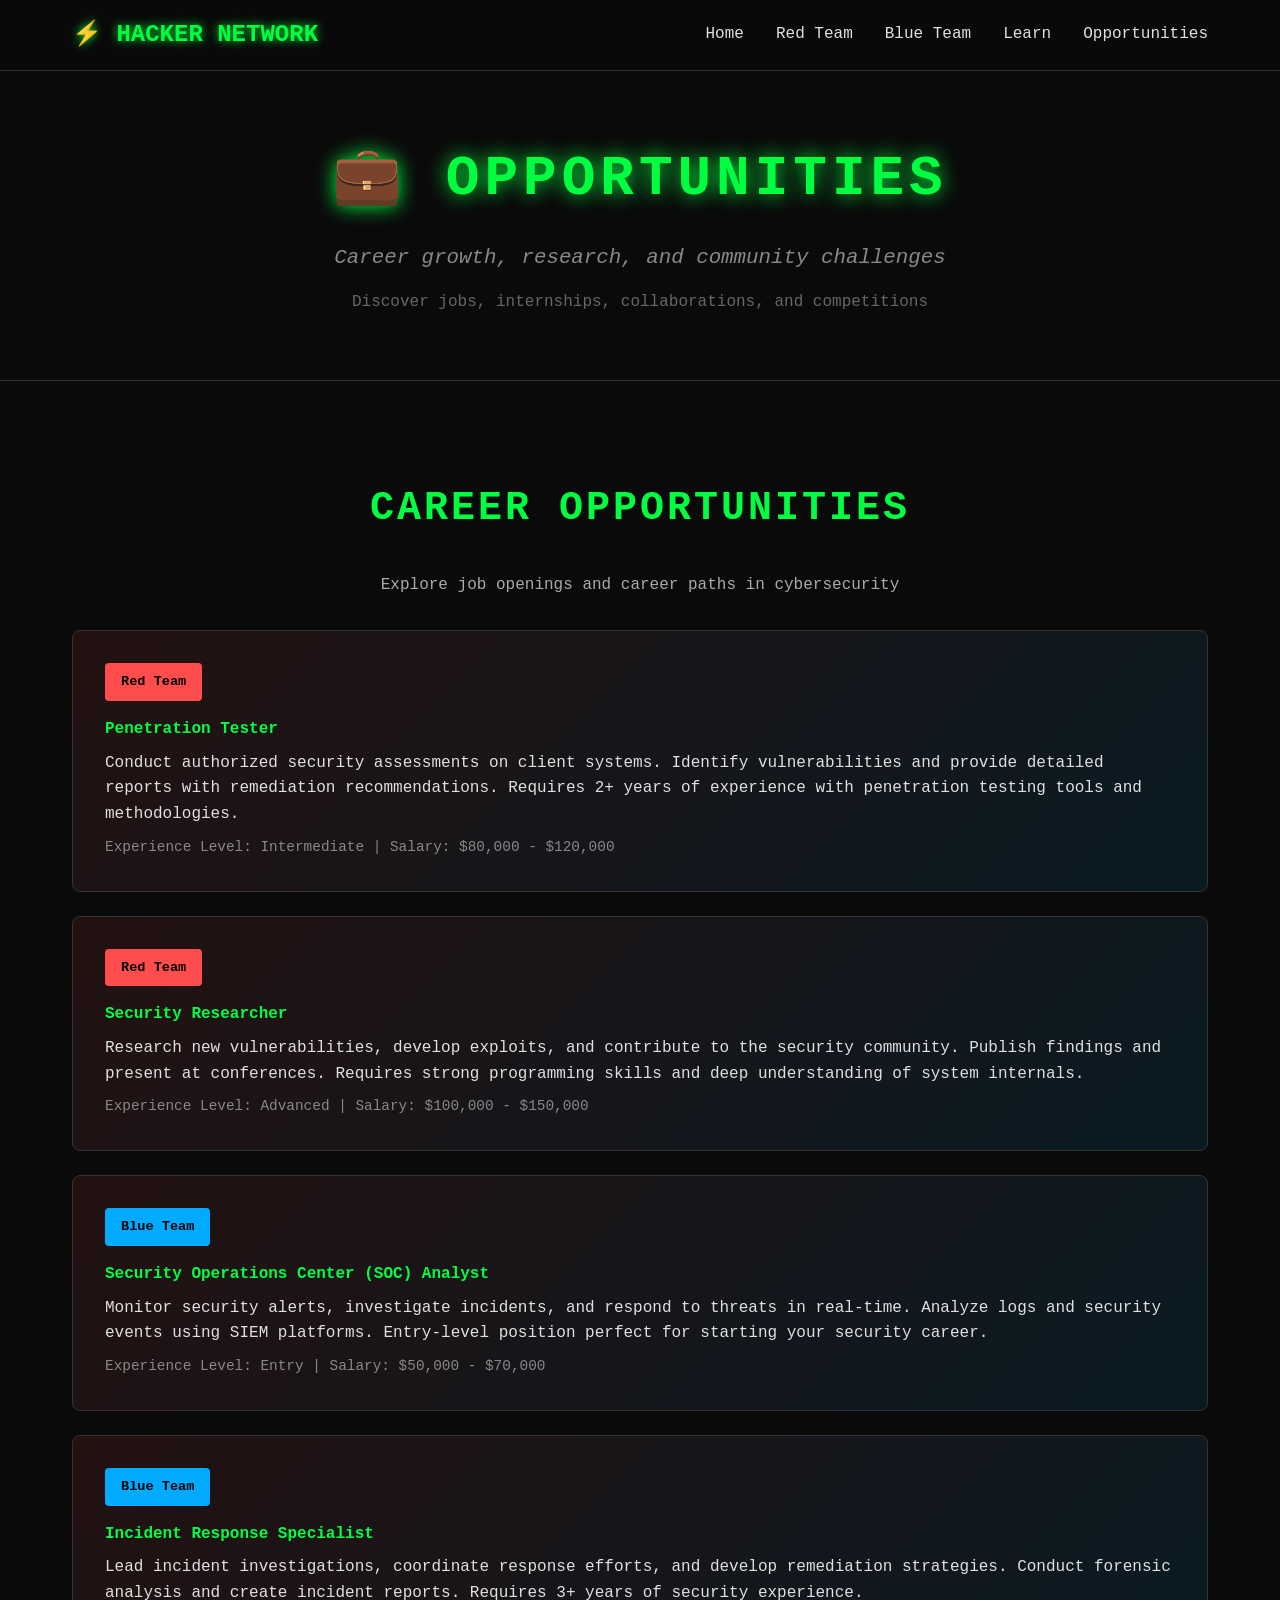
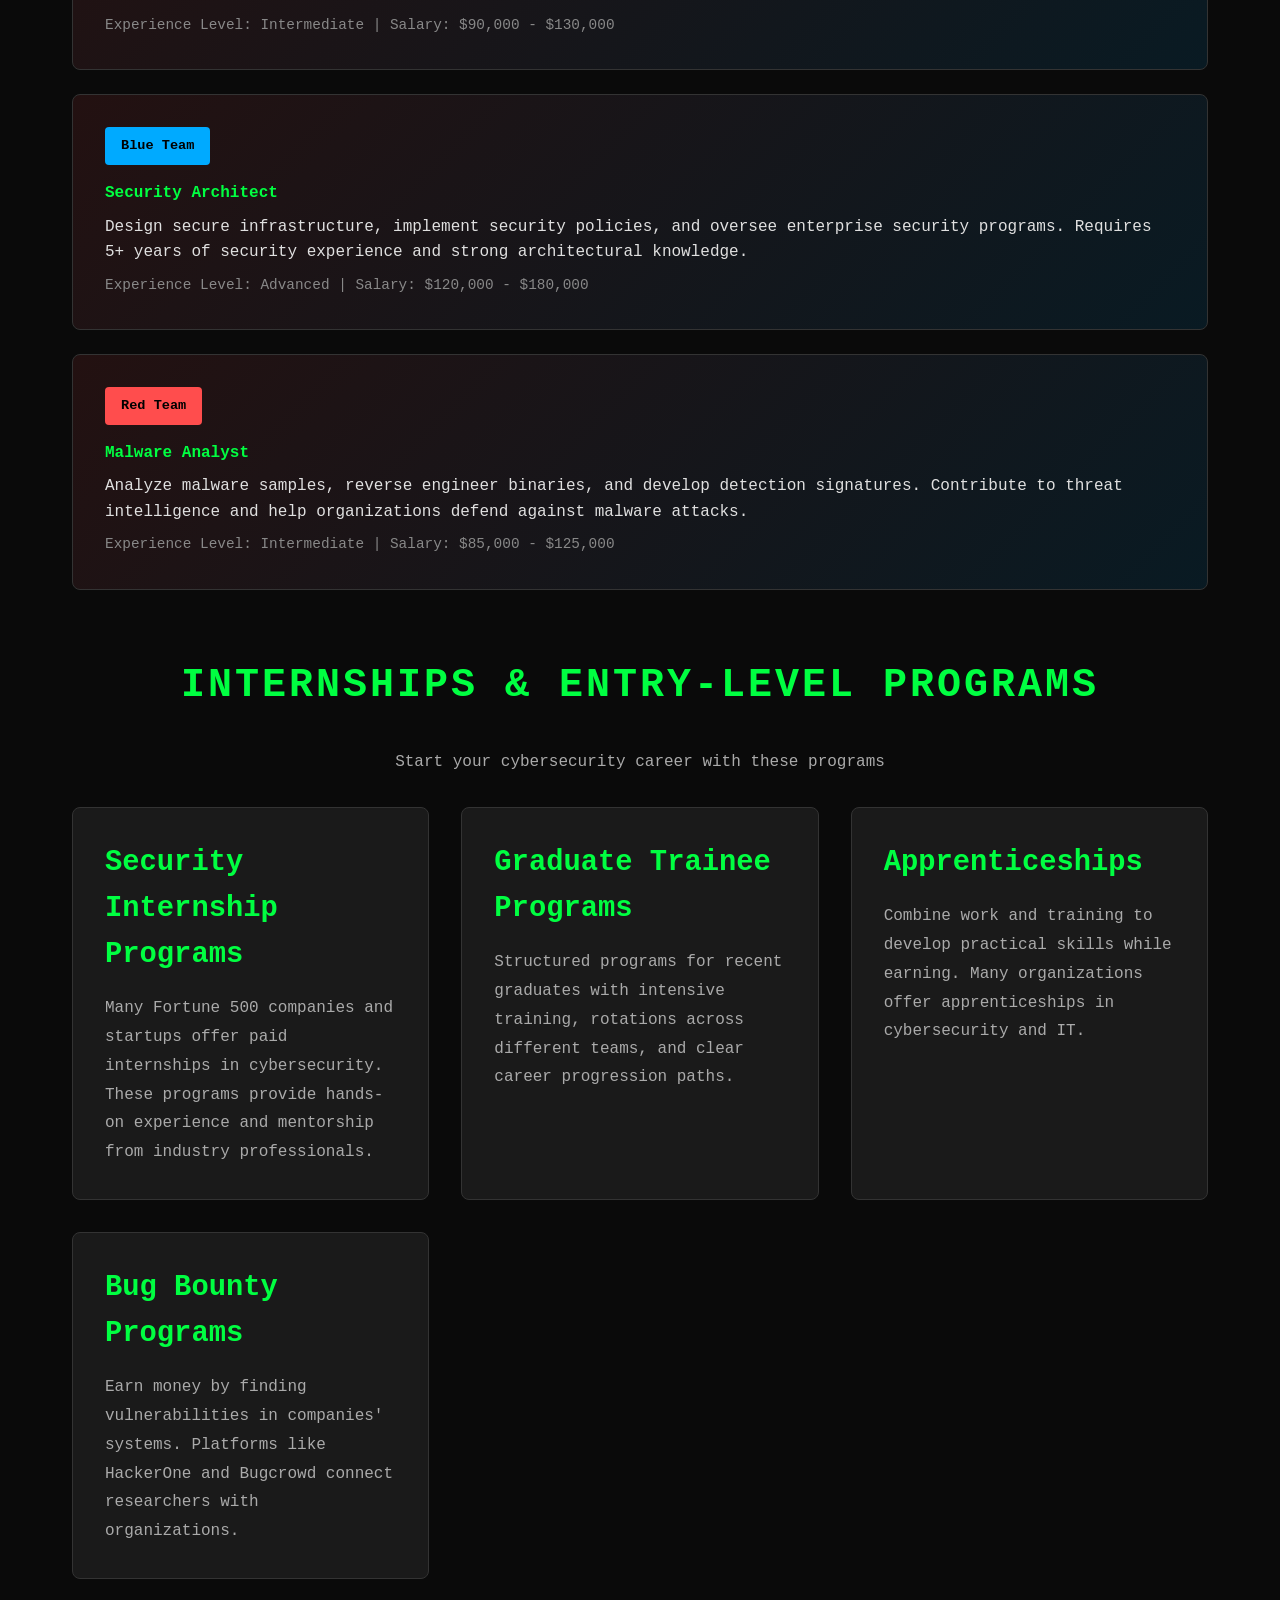
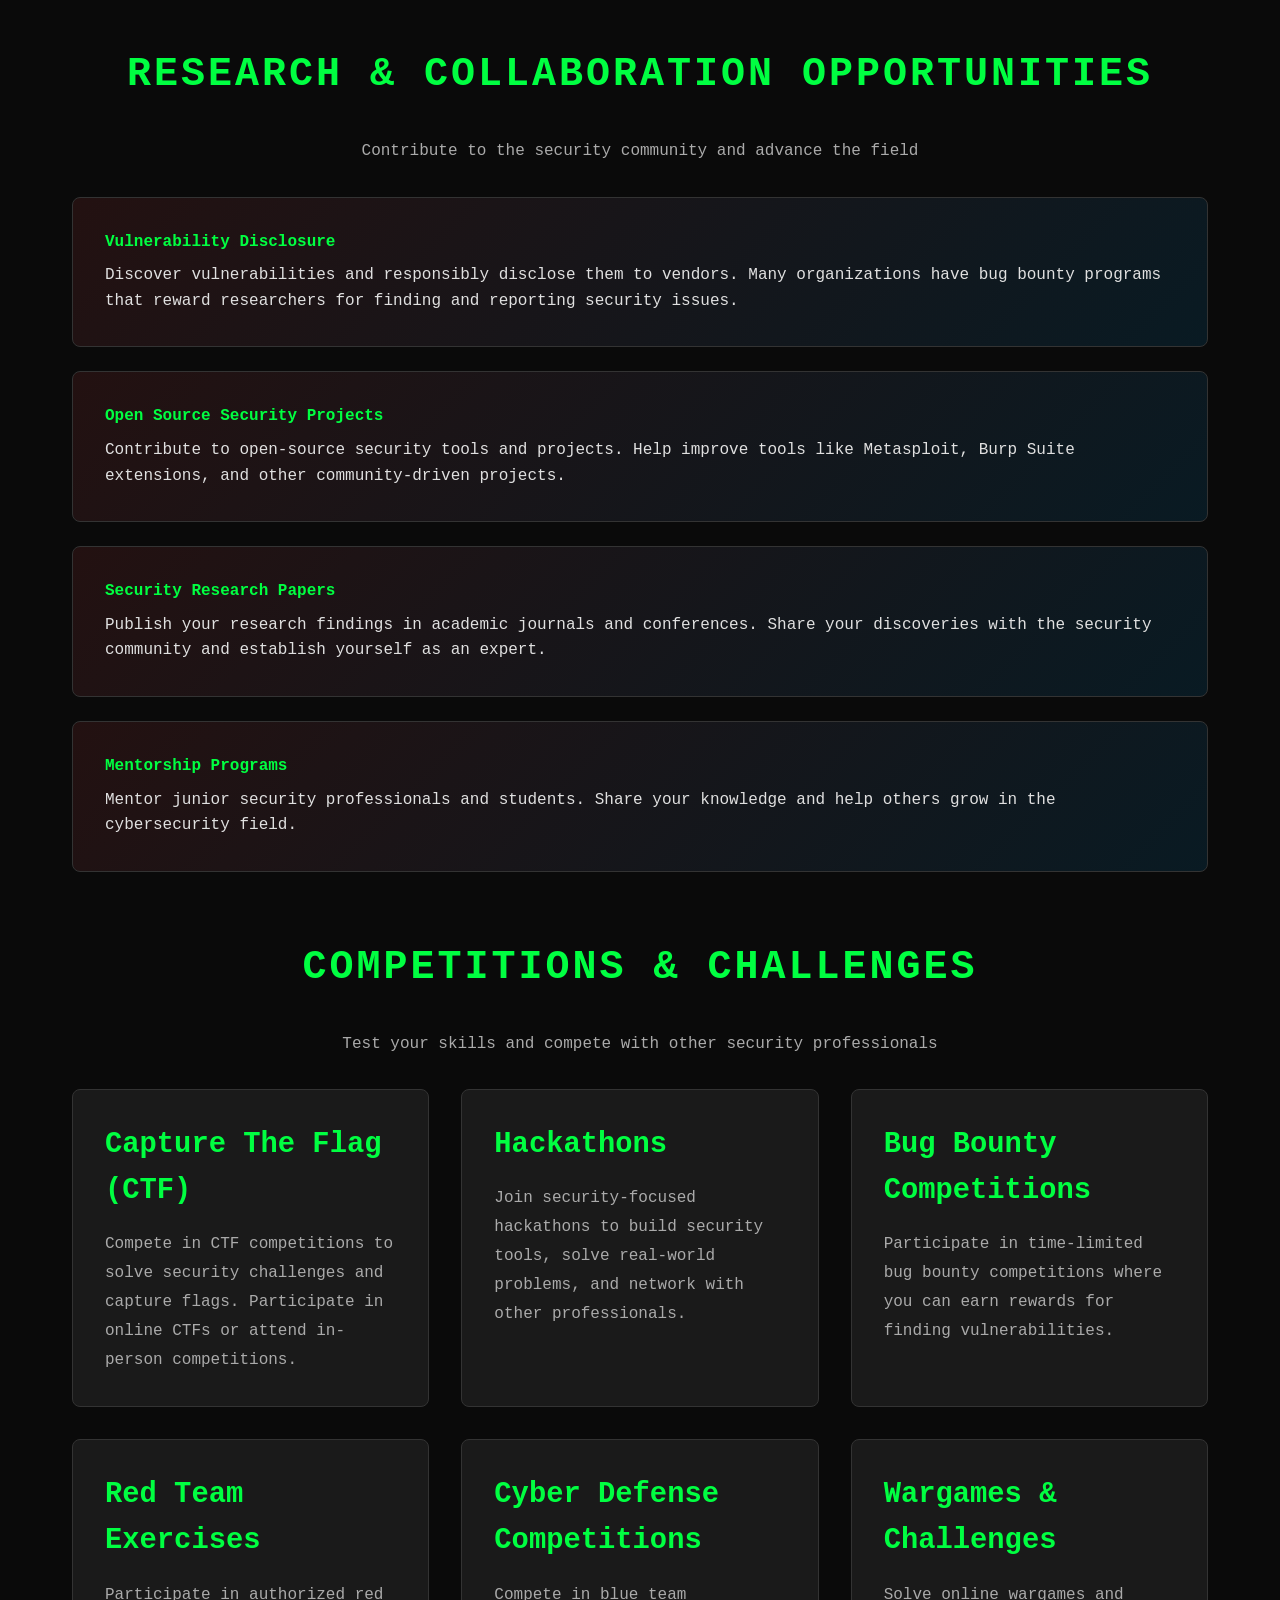
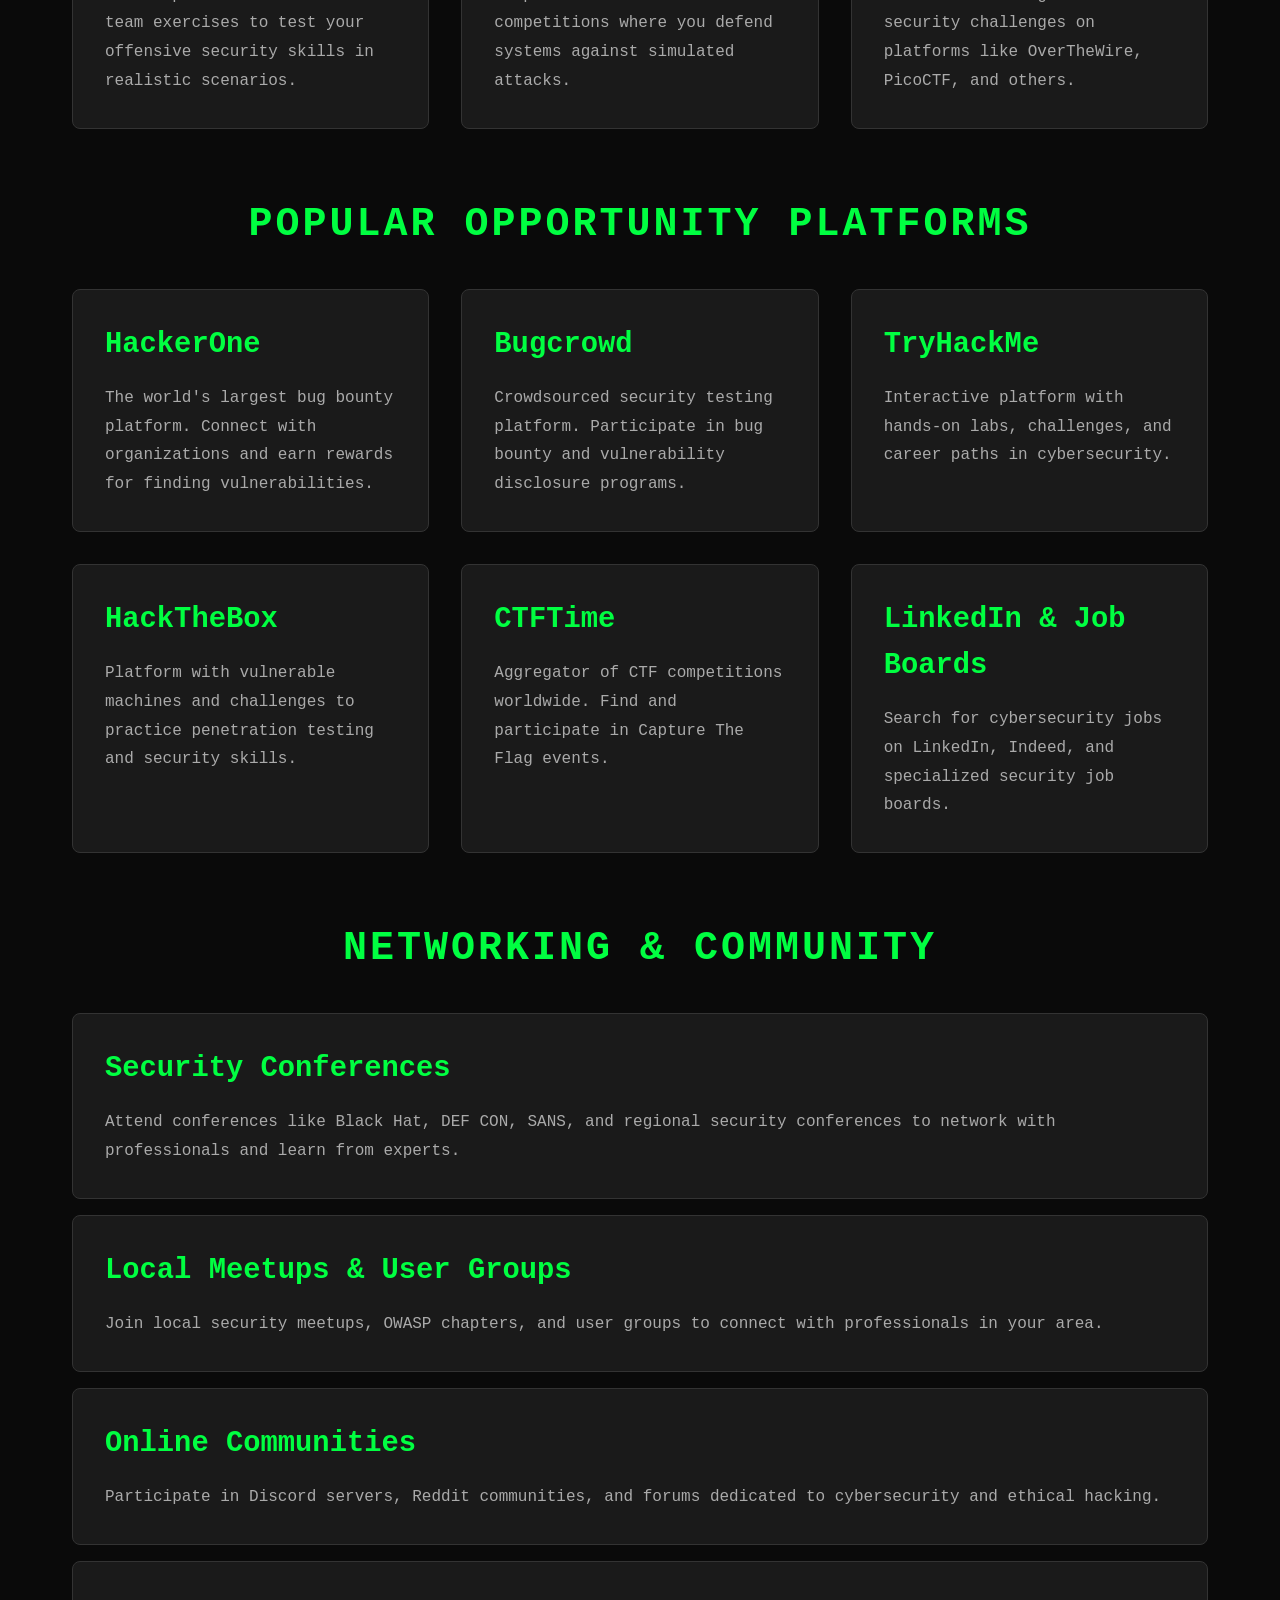
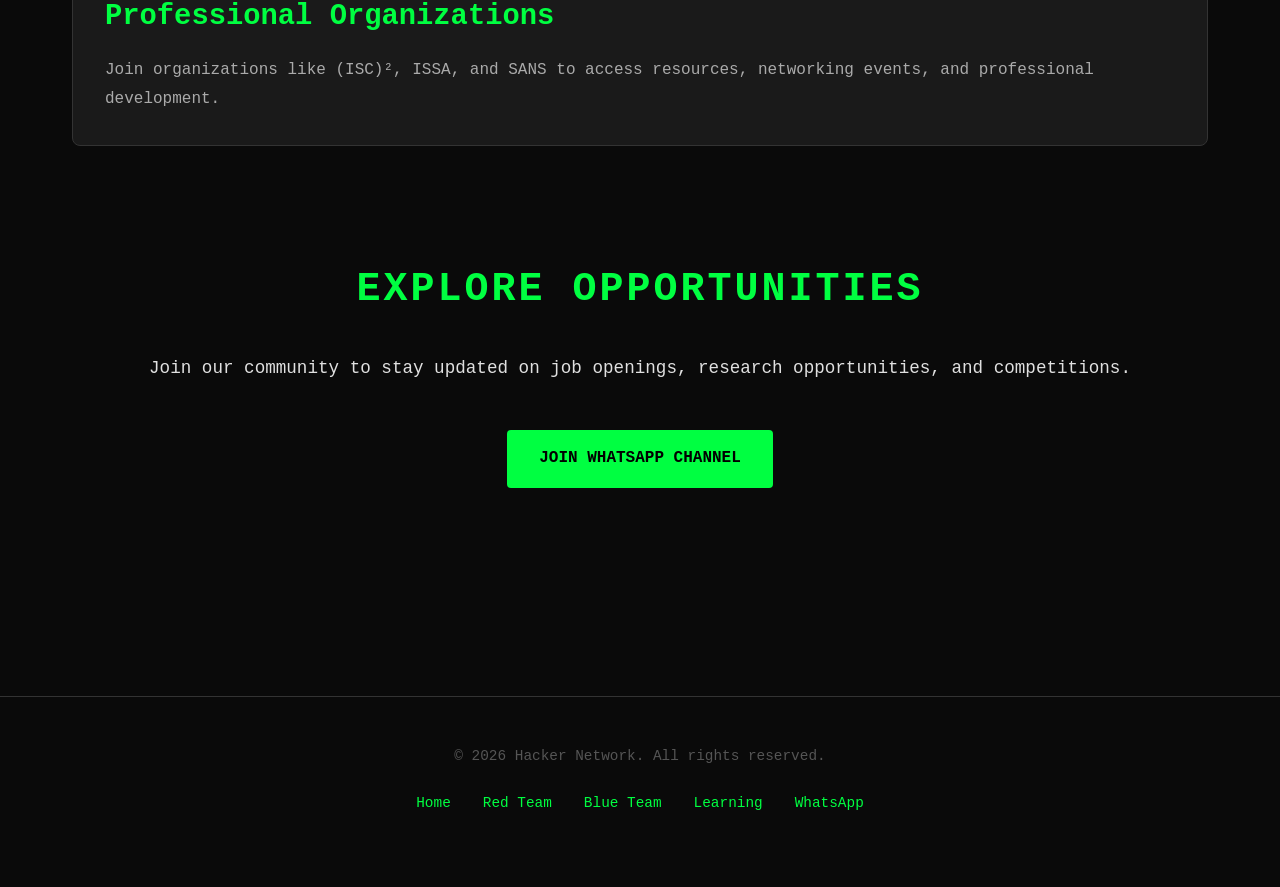
<file: opportunities.html>
<!DOCTYPE html>
<html lang="en">
<head>
    <meta charset="UTF-8">
    <meta name="viewport" content="width=device-width, initial-scale=1.0">
    <title>Opportunities | Hacker Network</title>
    <style>
        :root {
            --bg-color: #0a0a0a;
            --bg-secondary: #1a1a1a;
            --text-color: #e0e0e0;
            --accent-red: #ff4d4d;
            --accent-blue: #00aaff;
            --accent-green: #00ff41;
            --accent-purple: #d946ef;
            --card-bg: #1a1a1a;
            --border-color: #333;
            --hover-glow: rgba(0, 255, 65, 0.2);
        }

        * {
            margin: 0;
            padding: 0;
            box-sizing: border-box;
            font-family: 'Courier New', Courier, monospace;
        }

        html {
            scroll-behavior: smooth;
        }

        body {
            background-color: var(--bg-color);
            color: var(--text-color);
            line-height: 1.6;
            overflow-x: hidden;
        }

        .container {
            max-width: 1200px;
            margin: 0 auto;
            padding: 2rem;
        }

        /* ===== NAVIGATION ===== */
        nav {
            background: rgba(10, 10, 10, 0.95);
            border-bottom: 1px solid var(--border-color);
            position: sticky;
            top: 0;
            z-index: 1000;
            backdrop-filter: blur(10px);
        }

        .nav-container {
            max-width: 1200px;
            margin: 0 auto;
            padding: 1rem 2rem;
            display: flex;
            justify-content: space-between;
            align-items: center;
        }

        .logo {
            font-size: 1.5rem;
            font-weight: bold;
            color: var(--accent-green);
            text-decoration: none;
            text-shadow: 0 0 10px var(--accent-green);
        }

        .nav-links {
            display: flex;
            list-style: none;
            gap: 2rem;
        }

        .nav-links a {
            color: var(--text-color);
            text-decoration: none;
            transition: color 0.3s ease;
            position: relative;
        }

        .nav-links a::after {
            content: '';
            position: absolute;
            bottom: -5px;
            left: 0;
            width: 0;
            height: 2px;
            background: var(--accent-green);
            transition: width 0.3s ease;
        }

        .nav-links a:hover {
            color: var(--accent-green);
        }

        .nav-links a:hover::after {
            width: 100%;
        }

        /* ===== HEADER/HERO ===== */
        header {
            text-align: center;
            padding: 4rem 0;
            border-bottom: 1px solid var(--border-color);
        }

        h1 {
            font-size: 3.5rem;
            color: var(--accent-green);
            text-transform: uppercase;
            letter-spacing: 5px;
            margin-bottom: 1rem;
            text-shadow: 0 0 20px var(--accent-green);
            animation: glow 2s ease-in-out infinite;
        }

        @keyframes glow {
            0%, 100% { text-shadow: 0 0 20px var(--accent-green); }
            50% { text-shadow: 0 0 40px var(--accent-green); }
        }

        .tagline {
            font-size: 1.3rem;
            font-style: italic;
            color: #888;
            margin-bottom: 1rem;
        }

        .subtitle {
            font-size: 1rem;
            color: #666;
        }

        /* ===== BUTTONS ===== */
        .btn {
            display: inline-block;
            padding: 1rem 2rem;
            margin-top: 1rem;
            text-decoration: none;
            border-radius: 4px;
            transition: all 0.3s ease;
            text-transform: uppercase;
            font-weight: bold;
            border: none;
            cursor: pointer;
        }

        .btn-primary {
            background: var(--accent-green);
            color: #000;
        }

        .btn-primary:hover {
            background: #00cc33;
            box-shadow: 0 0 30px var(--accent-green);
            transform: scale(1.05);
        }

        .btn-secondary {
            background: transparent;
            color: var(--accent-green);
            border: 2px solid var(--accent-green);
        }

        .btn-secondary:hover {
            background: var(--accent-green);
            color: #000;
            box-shadow: 0 0 30px var(--accent-green);
        }

        /* ===== SECTIONS ===== */
        section {
            margin: 4rem 0;
        }

        section h2 {
            font-size: 2.5rem;
            color: var(--accent-green);
            margin-bottom: 2rem;
            text-align: center;
            text-transform: uppercase;
            letter-spacing: 3px;
        }

        section h3 {
            font-size: 1.8rem;
            color: var(--accent-green);
            margin: 1.5rem 0 1rem 0;
        }

        /* ===== CARDS ===== */
        .card-grid {
            display: grid;
            grid-template-columns: repeat(auto-fit, minmax(300px, 1fr));
            gap: 2rem;
            margin: 2rem 0;
        }

        .card {
            background: var(--card-bg);
            padding: 2rem;
            border-radius: 8px;
            border: 1px solid var(--border-color);
            transition: all 0.3s ease;
        }

        .card:hover {
            transform: translateY(-10px);
            border-color: var(--accent-green);
        }

        .card h3 {
            margin-top: 0;
        }

        .card p {
            color: #aaa;
            line-height: 1.8;
        }

        /* ===== OPPORTUNITIES ===== */
        .opportunity-card {
            background: linear-gradient(135deg, rgba(255, 77, 77, 0.1), rgba(0, 170, 255, 0.1));
            border: 1px solid var(--border-color);
            padding: 2rem;
            border-radius: 8px;
            margin-bottom: 1.5rem;
            transition: all 0.3s ease;
        }

        .opportunity-card:hover {
            transform: translateX(10px);
            border-color: var(--accent-green);
        }

        .opportunity-card h4 {
            color: var(--accent-green);
            margin-bottom: 0.5rem;
        }

        .opportunity-type {
            display: inline-block;
            padding: 0.5rem 1rem;
            background: var(--accent-red);
            color: #000;
            border-radius: 4px;
            font-size: 0.85rem;
            font-weight: bold;
            margin-bottom: 1rem;
        }

        .opportunity-type.blue {
            background: var(--accent-blue);
        }

        /* ===== FOOTER ===== */
        footer {
            text-align: center;
            padding: 3rem 2rem;
            color: #555;
            font-size: 0.9rem;
            border-top: 1px solid var(--border-color);
            margin-top: 4rem;
        }

        .footer-content {
            margin-bottom: 1.5rem;
        }

        .footer-links {
            display: flex;
            justify-content: center;
            gap: 2rem;
            margin-bottom: 1.5rem;
        }

        .footer-links a {
            color: var(--accent-green);
            text-decoration: none;
            transition: color 0.3s ease;
        }

        .footer-links a:hover {
            color: #00cc33;
        }

        /* ===== RESPONSIVE ===== */
        @media (max-width: 768px) {
            h1 {
                font-size: 2rem;
            }

            section h2 {
                font-size: 1.8rem;
            }

            .nav-links {
                gap: 1rem;
                font-size: 0.9rem;
            }

            .card-grid {
                grid-template-columns: 1fr;
            }
        }

        /* ===== ANIMATIONS ===== */
        @keyframes slideIn {
            from {
                opacity: 0;
                transform: translateY(20px);
            }
            to {
                opacity: 1;
                transform: translateY(0);
            }
        }

        .card, .opportunity-card {
            animation: slideIn 0.5s ease-out;
        }
    </style>
</head>
<body>

    <!-- NAVIGATION -->
    <nav>
        <div class="nav-container">
            <a href="index.html" class="logo">⚡ HACKER NETWORK</a>
            <ul class="nav-links">
                <li><a href="index.html">Home</a></li>
                <li><a href="red-team.html">Red Team</a></li>
                <li><a href="blue-team.html">Blue Team</a></li>
                <li><a href="learning.html">Learn</a></li>
                <li><a href="opportunities.html">Opportunities</a></li>
            </ul>
        </div>
    </nav>

    <!-- HEADER -->
    <header>
        <h1>💼 Opportunities</h1>
        <p class="tagline">Career growth, research, and community challenges</p>
        <p class="subtitle">Discover jobs, internships, collaborations, and competitions</p>
    </header>

    <!-- MAIN CONTENT -->
    <div class="container">

        <!-- CAREER OPPORTUNITIES -->
        <section>
            <h2>Career Opportunities</h2>
            <p style="text-align: center; margin-bottom: 2rem; color: #aaa;">Explore job openings and career paths in cybersecurity</p>
            
            <div class="opportunity-card">
                <span class="opportunity-type">Red Team</span>
                <h4>Penetration Tester</h4>
                <p>Conduct authorized security assessments on client systems. Identify vulnerabilities and provide detailed reports with remediation recommendations. Requires 2+ years of experience with penetration testing tools and methodologies.</p>
                <p style="margin-top: 0.5rem; font-size: 0.9rem; color: #888;">Experience Level: Intermediate | Salary: $80,000 - $120,000</p>
            </div>

            <div class="opportunity-card">
                <span class="opportunity-type">Red Team</span>
                <h4>Security Researcher</h4>
                <p>Research new vulnerabilities, develop exploits, and contribute to the security community. Publish findings and present at conferences. Requires strong programming skills and deep understanding of system internals.</p>
                <p style="margin-top: 0.5rem; font-size: 0.9rem; color: #888;">Experience Level: Advanced | Salary: $100,000 - $150,000</p>
            </div>

            <div class="opportunity-card">
                <span class="opportunity-type blue">Blue Team</span>
                <h4>Security Operations Center (SOC) Analyst</h4>
                <p>Monitor security alerts, investigate incidents, and respond to threats in real-time. Analyze logs and security events using SIEM platforms. Entry-level position perfect for starting your security career.</p>
                <p style="margin-top: 0.5rem; font-size: 0.9rem; color: #888;">Experience Level: Entry | Salary: $50,000 - $70,000</p>
            </div>

            <div class="opportunity-card">
                <span class="opportunity-type blue">Blue Team</span>
                <h4>Incident Response Specialist</h4>
                <p>Lead incident investigations, coordinate response efforts, and develop remediation strategies. Conduct forensic analysis and create incident reports. Requires 3+ years of security experience.</p>
                <p style="margin-top: 0.5rem; font-size: 0.9rem; color: #888;">Experience Level: Intermediate | Salary: $90,000 - $130,000</p>
            </div>

            <div class="opportunity-card">
                <span class="opportunity-type blue">Blue Team</span>
                <h4>Security Architect</h4>
                <p>Design secure infrastructure, implement security policies, and oversee enterprise security programs. Requires 5+ years of security experience and strong architectural knowledge.</p>
                <p style="margin-top: 0.5rem; font-size: 0.9rem; color: #888;">Experience Level: Advanced | Salary: $120,000 - $180,000</p>
            </div>

            <div class="opportunity-card">
                <span class="opportunity-type">Red Team</span>
                <h4>Malware Analyst</h4>
                <p>Analyze malware samples, reverse engineer binaries, and develop detection signatures. Contribute to threat intelligence and help organizations defend against malware attacks.</p>
                <p style="margin-top: 0.5rem; font-size: 0.9rem; color: #888;">Experience Level: Intermediate | Salary: $85,000 - $125,000</p>
            </div>
        </section>

        <!-- INTERNSHIPS & ENTRY-LEVEL -->
        <section>
            <h2>Internships & Entry-Level Programs</h2>
            <p style="text-align: center; margin-bottom: 2rem; color: #aaa;">Start your cybersecurity career with these programs</p>
            
            <div class="card-grid">
                <div class="card">
                    <h3>Security Internship Programs</h3>
                    <p>Many Fortune 500 companies and startups offer paid internships in cybersecurity. These programs provide hands-on experience and mentorship from industry professionals.</p>
                </div>
                <div class="card">
                    <h3>Graduate Trainee Programs</h3>
                    <p>Structured programs for recent graduates with intensive training, rotations across different teams, and clear career progression paths.</p>
                </div>
                <div class="card">
                    <h3>Apprenticeships</h3>
                    <p>Combine work and training to develop practical skills while earning. Many organizations offer apprenticeships in cybersecurity and IT.</p>
                </div>
                <div class="card">
                    <h3>Bug Bounty Programs</h3>
                    <p>Earn money by finding vulnerabilities in companies' systems. Platforms like HackerOne and Bugcrowd connect researchers with organizations.</p>
                </div>
            </div>
        </section>

        <!-- RESEARCH & COLLABORATION -->
        <section>
            <h2>Research & Collaboration Opportunities</h2>
            <p style="text-align: center; margin-bottom: 2rem; color: #aaa;">Contribute to the security community and advance the field</p>
            
            <div class="opportunity-card">
                <h4>Vulnerability Disclosure</h4>
                <p>Discover vulnerabilities and responsibly disclose them to vendors. Many organizations have bug bounty programs that reward researchers for finding and reporting security issues.</p>
            </div>

            <div class="opportunity-card">
                <h4>Open Source Security Projects</h4>
                <p>Contribute to open-source security tools and projects. Help improve tools like Metasploit, Burp Suite extensions, and other community-driven projects.</p>
            </div>

            <div class="opportunity-card">
                <h4>Security Research Papers</h4>
                <p>Publish your research findings in academic journals and conferences. Share your discoveries with the security community and establish yourself as an expert.</p>
            </div>

            <div class="opportunity-card">
                <h4>Mentorship Programs</h4>
                <p>Mentor junior security professionals and students. Share your knowledge and help others grow in the cybersecurity field.</p>
            </div>
        </section>

        <!-- COMPETITIONS & CHALLENGES -->
        <section>
            <h2>Competitions & Challenges</h2>
            <p style="text-align: center; margin-bottom: 2rem; color: #aaa;">Test your skills and compete with other security professionals</p>
            
            <div class="card-grid">
                <div class="card">
                    <h3>Capture The Flag (CTF)</h3>
                    <p>Compete in CTF competitions to solve security challenges and capture flags. Participate in online CTFs or attend in-person competitions.</p>
                </div>
                <div class="card">
                    <h3>Hackathons</h3>
                    <p>Join security-focused hackathons to build security tools, solve real-world problems, and network with other professionals.</p>
                </div>
                <div class="card">
                    <h3>Bug Bounty Competitions</h3>
                    <p>Participate in time-limited bug bounty competitions where you can earn rewards for finding vulnerabilities.</p>
                </div>
                <div class="card">
                    <h3>Red Team Exercises</h3>
                    <p>Participate in authorized red team exercises to test your offensive security skills in realistic scenarios.</p>
                </div>
                <div class="card">
                    <h3>Cyber Defense Competitions</h3>
                    <p>Compete in blue team competitions where you defend systems against simulated attacks.</p>
                </div>
                <div class="card">
                    <h3>Wargames & Challenges</h3>
                    <p>Solve online wargames and security challenges on platforms like OverTheWire, PicoCTF, and others.</p>
                </div>
            </div>
        </section>

        <!-- POPULAR PLATFORMS -->
        <section>
            <h2>Popular Opportunity Platforms</h2>
            <div class="card-grid">
                <div class="card">
                    <h3>HackerOne</h3>
                    <p>The world's largest bug bounty platform. Connect with organizations and earn rewards for finding vulnerabilities.</p>
                </div>
                <div class="card">
                    <h3>Bugcrowd</h3>
                    <p>Crowdsourced security testing platform. Participate in bug bounty and vulnerability disclosure programs.</p>
                </div>
                <div class="card">
                    <h3>TryHackMe</h3>
                    <p>Interactive platform with hands-on labs, challenges, and career paths in cybersecurity.</p>
                </div>
                <div class="card">
                    <h3>HackTheBox</h3>
                    <p>Platform with vulnerable machines and challenges to practice penetration testing and security skills.</p>
                </div>
                <div class="card">
                    <h3>CTFTime</h3>
                    <p>Aggregator of CTF competitions worldwide. Find and participate in Capture The Flag events.</p>
                </div>
                <div class="card">
                    <h3>LinkedIn & Job Boards</h3>
                    <p>Search for cybersecurity jobs on LinkedIn, Indeed, and specialized security job boards.</p>
                </div>
            </div>
        </section>

        <!-- NETWORKING -->
        <section>
            <h2>Networking & Community</h2>
            <div class="card">
                <h3>Security Conferences</h3>
                <p>Attend conferences like Black Hat, DEF CON, SANS, and regional security conferences to network with professionals and learn from experts.</p>
            </div>
            <div class="card" style="margin-top: 1rem;">
                <h3>Local Meetups & User Groups</h3>
                <p>Join local security meetups, OWASP chapters, and user groups to connect with professionals in your area.</p>
            </div>
            <div class="card" style="margin-top: 1rem;">
                <h3>Online Communities</h3>
                <p>Participate in Discord servers, Reddit communities, and forums dedicated to cybersecurity and ethical hacking.</p>
            </div>
            <div class="card" style="margin-top: 1rem;">
                <h3>Professional Organizations</h3>
                <p>Join organizations like (ISC)², ISSA, and SANS to access resources, networking events, and professional development.</p>
            </div>
        </section>

        <!-- CTA -->
        <section style="text-align: center; padding: 3rem 0;">
            <h2>Explore Opportunities</h2>
            <p style="font-size: 1.1rem; margin-bottom: 2rem;">Join our community to stay updated on job openings, research opportunities, and competitions.</p>
            <a href="https://whatsapp.com/channel/0029VbAH7YzHbFV1Sa4c980d" class="btn btn-primary" target="_blank">Join WhatsApp Channel</a>
        </section>

    </div>

    <!-- FOOTER -->
    <footer>
        <div class="footer-content">
            <p>&copy; 2026 Hacker Network. All rights reserved.</p>
        </div>
        <div class="footer-links">
            <a href="index.html">Home</a>
            <a href="red-team.html">Red Team</a>
            <a href="blue-team.html">Blue Team</a>
            <a href="learning.html">Learning</a>
            <a href="https://whatsapp.com/channel/0029VbAH7YzHbFV1Sa4c980d" target="_blank">WhatsApp</a>
        </div>
    </footer>

</body>
</html>
</file>
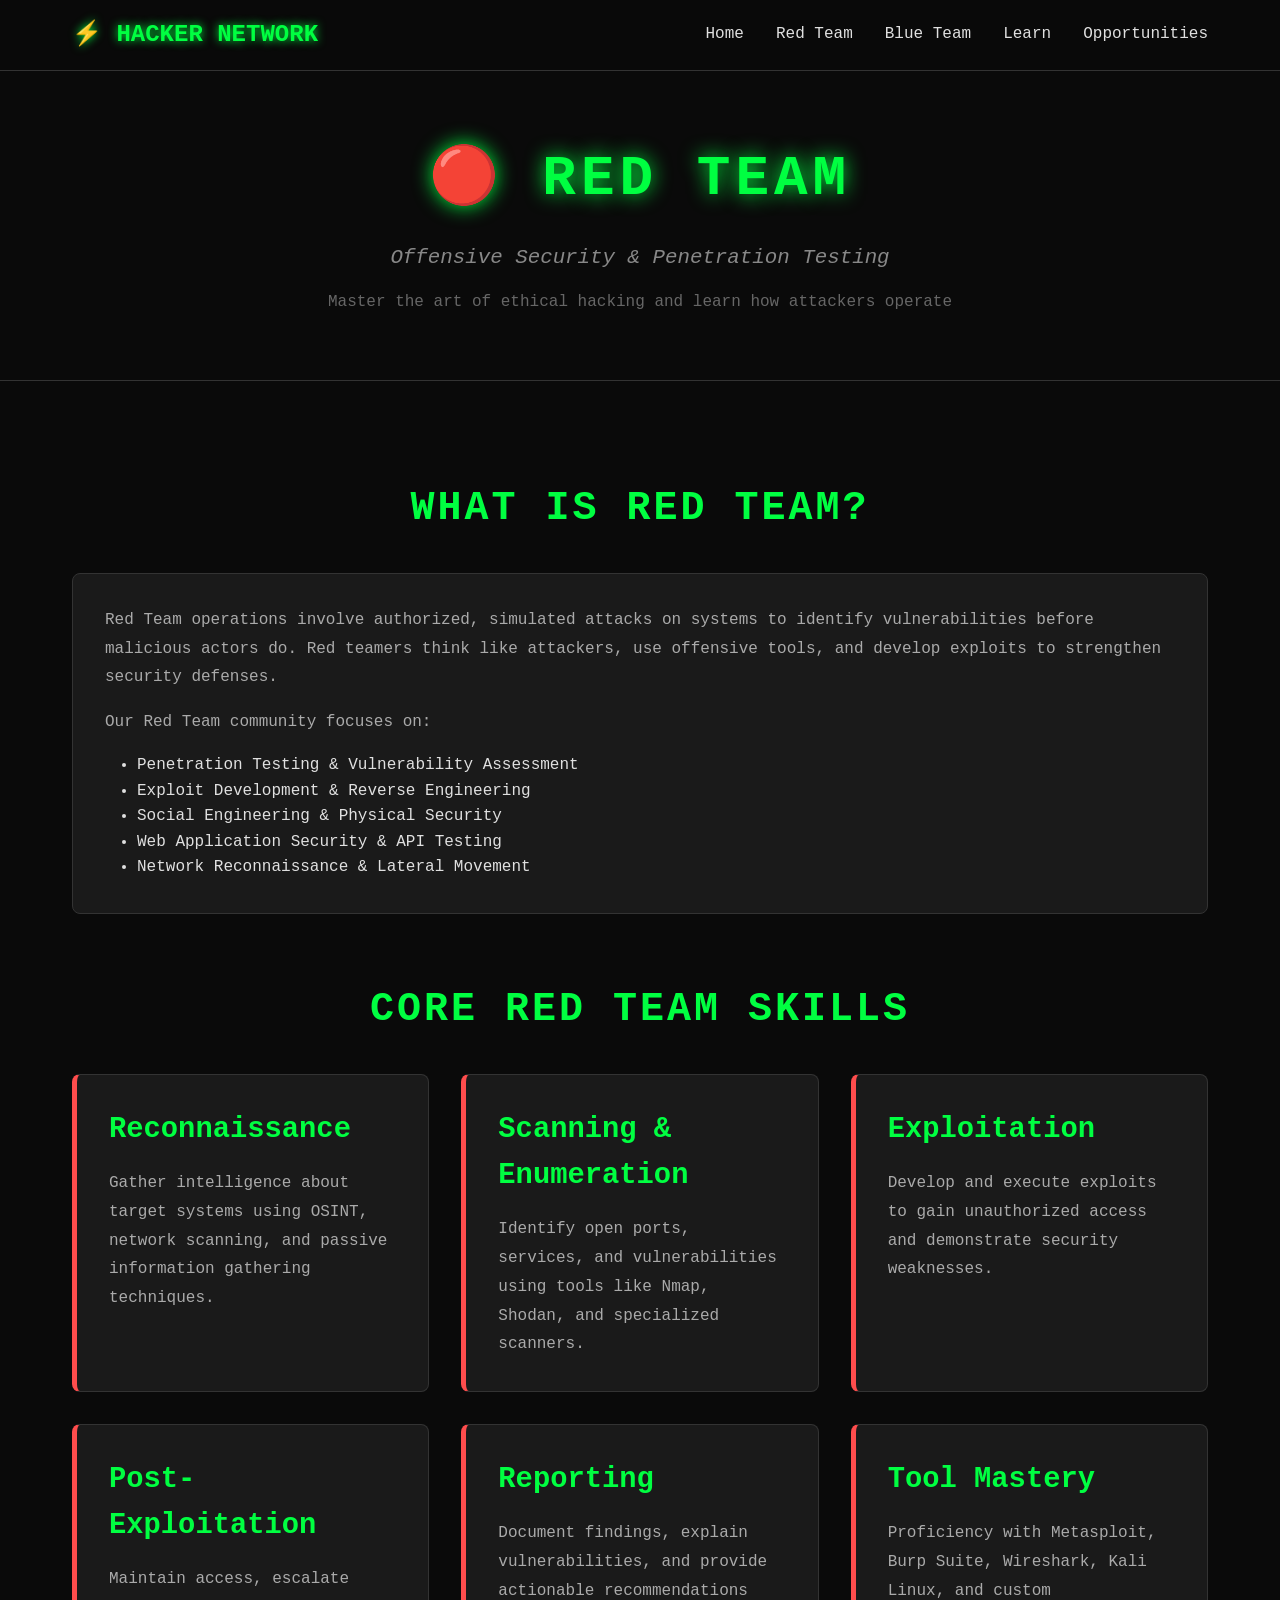
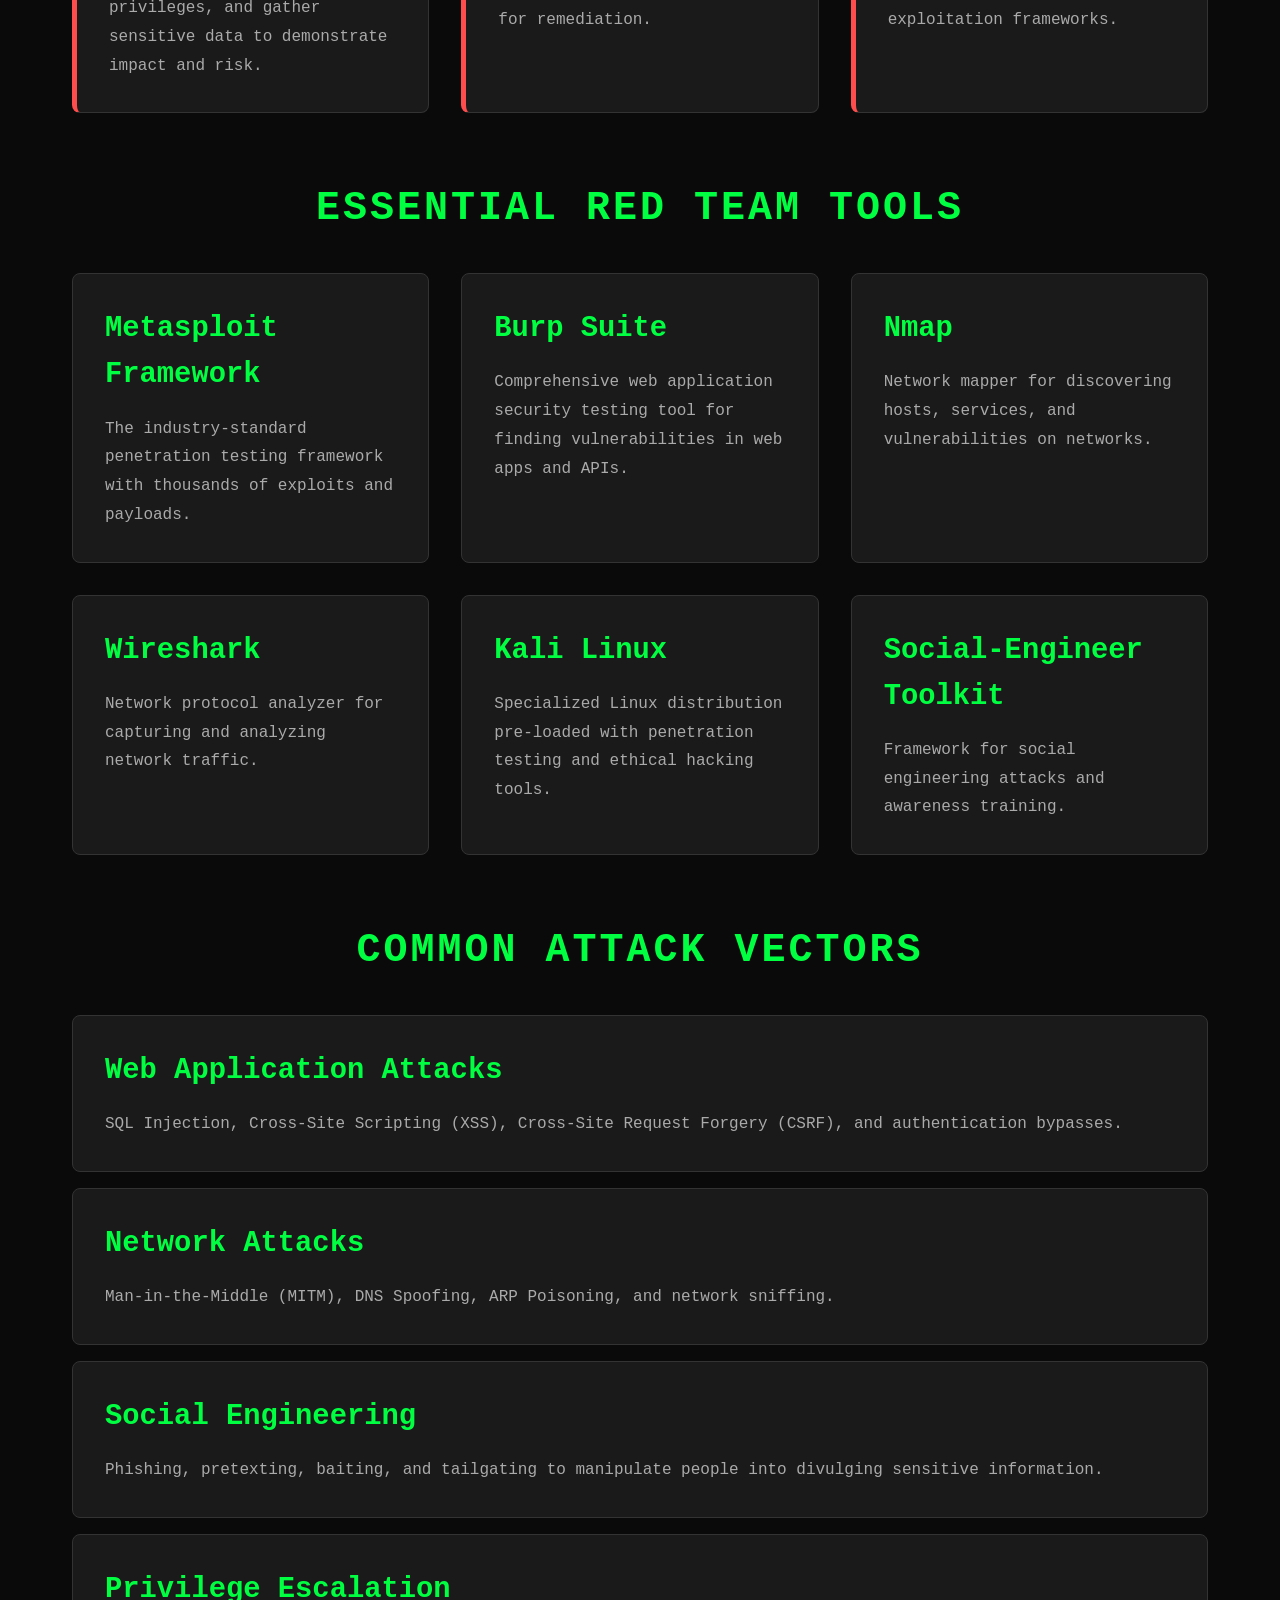
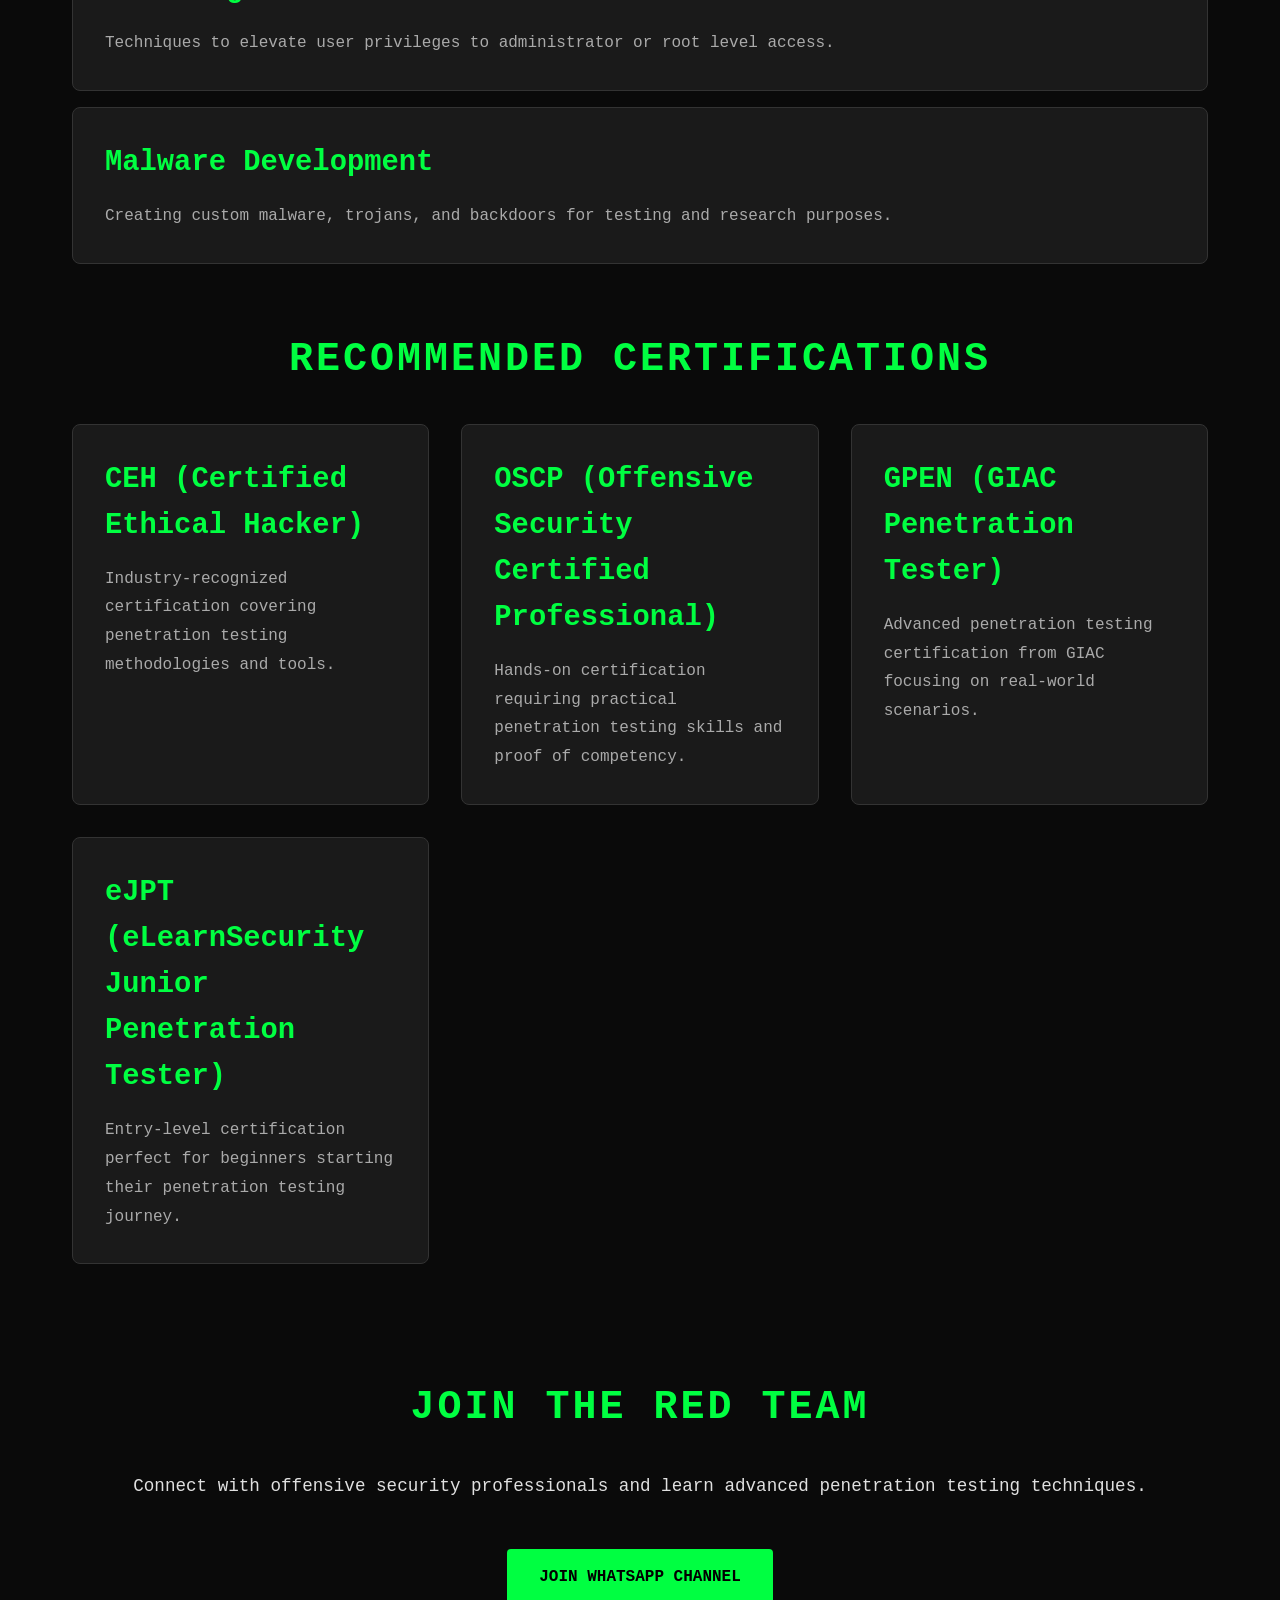
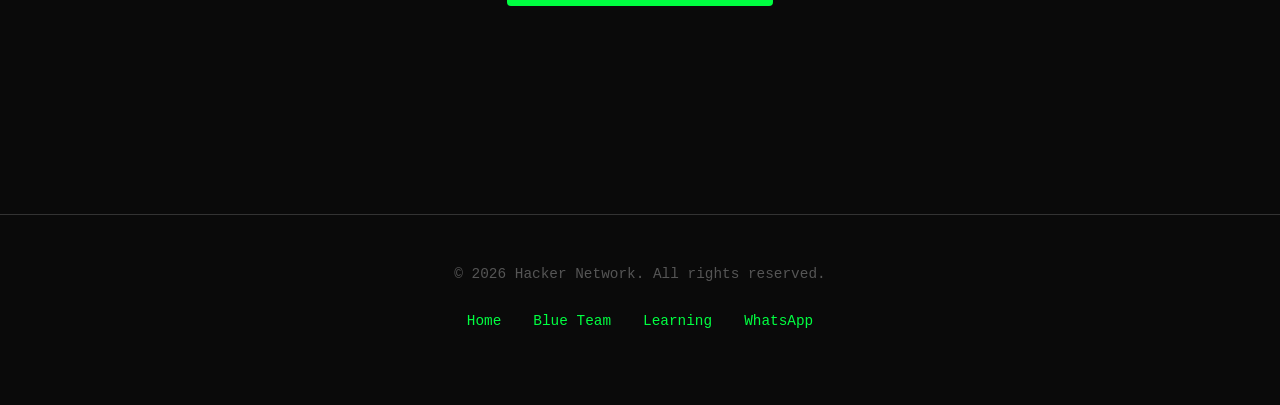
<file: red-team.html>
<!DOCTYPE html>
<html lang="en">
<head>
    <meta charset="UTF-8">
    <meta name="viewport" content="width=device-width, initial-scale=1.0">
    <title>Red Team | Hacker Network</title>
    <style>
        :root {
            --bg-color: #0a0a0a;
            --bg-secondary: #1a1a1a;
            --text-color: #e0e0e0;
            --accent-red: #ff4d4d;
            --accent-blue: #00aaff;
            --accent-green: #00ff41;
            --accent-purple: #d946ef;
            --card-bg: #1a1a1a;
            --border-color: #333;
            --hover-glow: rgba(0, 255, 65, 0.2);
        }

        * {
            margin: 0;
            padding: 0;
            box-sizing: border-box;
            font-family: 'Courier New', Courier, monospace;
        }

        html {
            scroll-behavior: smooth;
        }

        body {
            background-color: var(--bg-color);
            color: var(--text-color);
            line-height: 1.6;
            overflow-x: hidden;
        }

        .container {
            max-width: 1200px;
            margin: 0 auto;
            padding: 2rem;
        }

        /* ===== NAVIGATION ===== */
        nav {
            background: rgba(10, 10, 10, 0.95);
            border-bottom: 1px solid var(--border-color);
            position: sticky;
            top: 0;
            z-index: 1000;
            backdrop-filter: blur(10px);
        }

        .nav-container {
            max-width: 1200px;
            margin: 0 auto;
            padding: 1rem 2rem;
            display: flex;
            justify-content: space-between;
            align-items: center;
        }

        .logo {
            font-size: 1.5rem;
            font-weight: bold;
            color: var(--accent-green);
            text-decoration: none;
            text-shadow: 0 0 10px var(--accent-green);
        }

        .nav-links {
            display: flex;
            list-style: none;
            gap: 2rem;
        }

        .nav-links a {
            color: var(--text-color);
            text-decoration: none;
            transition: color 0.3s ease;
            position: relative;
        }

        .nav-links a::after {
            content: '';
            position: absolute;
            bottom: -5px;
            left: 0;
            width: 0;
            height: 2px;
            background: var(--accent-green);
            transition: width 0.3s ease;
        }

        .nav-links a:hover {
            color: var(--accent-green);
        }

        .nav-links a:hover::after {
            width: 100%;
        }

        /* ===== HEADER/HERO ===== */
        header {
            text-align: center;
            padding: 4rem 0;
            border-bottom: 1px solid var(--border-color);
        }

        h1 {
            font-size: 3.5rem;
            color: var(--accent-green);
            text-transform: uppercase;
            letter-spacing: 5px;
            margin-bottom: 1rem;
            text-shadow: 0 0 20px var(--accent-green);
            animation: glow 2s ease-in-out infinite;
        }

        @keyframes glow {
            0%, 100% { text-shadow: 0 0 20px var(--accent-green); }
            50% { text-shadow: 0 0 40px var(--accent-green); }
        }

        .tagline {
            font-size: 1.3rem;
            font-style: italic;
            color: #888;
            margin-bottom: 1rem;
        }

        .subtitle {
            font-size: 1rem;
            color: #666;
        }

        /* ===== BUTTONS ===== */
        .btn {
            display: inline-block;
            padding: 1rem 2rem;
            margin-top: 1rem;
            text-decoration: none;
            border-radius: 4px;
            transition: all 0.3s ease;
            text-transform: uppercase;
            font-weight: bold;
            border: none;
            cursor: pointer;
        }

        .btn-primary {
            background: var(--accent-green);
            color: #000;
        }

        .btn-primary:hover {
            background: #00cc33;
            box-shadow: 0 0 30px var(--accent-green);
            transform: scale(1.05);
        }

        .btn-secondary {
            background: transparent;
            color: var(--accent-green);
            border: 2px solid var(--accent-green);
        }

        .btn-secondary:hover {
            background: var(--accent-green);
            color: #000;
            box-shadow: 0 0 30px var(--accent-green);
        }

        /* ===== SECTIONS ===== */
        section {
            margin: 4rem 0;
        }

        section h2 {
            font-size: 2.5rem;
            color: var(--accent-green);
            margin-bottom: 2rem;
            text-align: center;
            text-transform: uppercase;
            letter-spacing: 3px;
        }

        section h3 {
            font-size: 1.8rem;
            color: var(--accent-green);
            margin: 1.5rem 0 1rem 0;
        }

        /* ===== CARDS ===== */
        .card-grid {
            display: grid;
            grid-template-columns: repeat(auto-fit, minmax(300px, 1fr));
            gap: 2rem;
            margin: 2rem 0;
        }

        .card {
            background: var(--card-bg);
            padding: 2rem;
            border-radius: 8px;
            border: 1px solid var(--border-color);
            transition: all 0.3s ease;
        }

        .card:hover {
            transform: translateY(-10px);
            border-color: var(--accent-green);
        }

        .card h3 {
            margin-top: 0;
        }

        .card p {
            color: #aaa;
            line-height: 1.8;
        }

        .red-team {
            border-left: 5px solid var(--accent-red);
        }

        .red-team:hover {
            box-shadow: 0 0 20px rgba(255, 77, 77, 0.3);
        }

        .blue-team {
            border-left: 5px solid var(--accent-blue);
        }

        .blue-team:hover {
            box-shadow: 0 0 20px rgba(0, 170, 255, 0.3);
        }

        /* ===== FOOTER ===== */
        footer {
            text-align: center;
            padding: 3rem 2rem;
            color: #555;
            font-size: 0.9rem;
            border-top: 1px solid var(--border-color);
            margin-top: 4rem;
        }

        .footer-content {
            margin-bottom: 1.5rem;
        }

        .footer-links {
            display: flex;
            justify-content: center;
            gap: 2rem;
            margin-bottom: 1.5rem;
        }

        .footer-links a {
            color: var(--accent-green);
            text-decoration: none;
            transition: color 0.3s ease;
        }

        .footer-links a:hover {
            color: #00cc33;
        }

        /* ===== RESPONSIVE ===== */
        @media (max-width: 768px) {
            h1 {
                font-size: 2rem;
            }

            section h2 {
                font-size: 1.8rem;
            }

            .nav-links {
                gap: 1rem;
                font-size: 0.9rem;
            }

            .card-grid {
                grid-template-columns: 1fr;
            }
        }

        /* ===== ANIMATIONS ===== */
        @keyframes slideIn {
            from {
                opacity: 0;
                transform: translateY(20px);
            }
            to {
                opacity: 1;
                transform: translateY(0);
            }
        }

        .card {
            animation: slideIn 0.5s ease-out;
        }
    </style>
</head>
<body>

    <!-- NAVIGATION -->
    <nav>
        <div class="nav-container">
            <a href="index.html" class="logo">⚡ HACKER NETWORK</a>
            <ul class="nav-links">
                <li><a href="index.html">Home</a></li>
                <li><a href="red-team.html">Red Team</a></li>
                <li><a href="blue-team.html">Blue Team</a></li>
                <li><a href="learning.html">Learn</a></li>
                <li><a href="opportunities.html">Opportunities</a></li>
            </ul>
        </div>
    </nav>

    <!-- HEADER -->
    <header>
        <h1>🔴 Red Team</h1>
        <p class="tagline">Offensive Security & Penetration Testing</p>
        <p class="subtitle">Master the art of ethical hacking and learn how attackers operate</p>
    </header>

    <!-- MAIN CONTENT -->
    <div class="container">

        <!-- OVERVIEW -->
        <section>
            <h2>What is Red Team?</h2>
            <div class="card">
                <p>Red Team operations involve authorized, simulated attacks on systems to identify vulnerabilities before malicious actors do. Red teamers think like attackers, use offensive tools, and develop exploits to strengthen security defenses.</p>
                <p style="margin-top: 1rem;">Our Red Team community focuses on:</p>
                <ul style="margin-left: 2rem; margin-top: 1rem;">
                    <li>Penetration Testing & Vulnerability Assessment</li>
                    <li>Exploit Development & Reverse Engineering</li>
                    <li>Social Engineering & Physical Security</li>
                    <li>Web Application Security & API Testing</li>
                    <li>Network Reconnaissance & Lateral Movement</li>
                </ul>
            </div>
        </section>

        <!-- CORE SKILLS -->
        <section>
            <h2>Core Red Team Skills</h2>
            <div class="card-grid">
                <div class="card red-team">
                    <h3>Reconnaissance</h3>
                    <p>Gather intelligence about target systems using OSINT, network scanning, and passive information gathering techniques.</p>
                </div>
                <div class="card red-team">
                    <h3>Scanning & Enumeration</h3>
                    <p>Identify open ports, services, and vulnerabilities using tools like Nmap, Shodan, and specialized scanners.</p>
                </div>
                <div class="card red-team">
                    <h3>Exploitation</h3>
                    <p>Develop and execute exploits to gain unauthorized access and demonstrate security weaknesses.</p>
                </div>
                <div class="card red-team">
                    <h3>Post-Exploitation</h3>
                    <p>Maintain access, escalate privileges, and gather sensitive data to demonstrate impact and risk.</p>
                </div>
                <div class="card red-team">
                    <h3>Reporting</h3>
                    <p>Document findings, explain vulnerabilities, and provide actionable recommendations for remediation.</p>
                </div>
                <div class="card red-team">
                    <h3>Tool Mastery</h3>
                    <p>Proficiency with Metasploit, Burp Suite, Wireshark, Kali Linux, and custom exploitation frameworks.</p>
                </div>
            </div>
        </section>

        <!-- POPULAR TOOLS -->
        <section>
            <h2>Essential Red Team Tools</h2>
            <div class="card-grid">
                <div class="card">
                    <h3>Metasploit Framework</h3>
                    <p>The industry-standard penetration testing framework with thousands of exploits and payloads.</p>
                </div>
                <div class="card">
                    <h3>Burp Suite</h3>
                    <p>Comprehensive web application security testing tool for finding vulnerabilities in web apps and APIs.</p>
                </div>
                <div class="card">
                    <h3>Nmap</h3>
                    <p>Network mapper for discovering hosts, services, and vulnerabilities on networks.</p>
                </div>
                <div class="card">
                    <h3>Wireshark</h3>
                    <p>Network protocol analyzer for capturing and analyzing network traffic.</p>
                </div>
                <div class="card">
                    <h3>Kali Linux</h3>
                    <p>Specialized Linux distribution pre-loaded with penetration testing and ethical hacking tools.</p>
                </div>
                <div class="card">
                    <h3>Social-Engineer Toolkit</h3>
                    <p>Framework for social engineering attacks and awareness training.</p>
                </div>
            </div>
        </section>

        <!-- ATTACK VECTORS -->
        <section>
            <h2>Common Attack Vectors</h2>
            <div class="card">
                <h3>Web Application Attacks</h3>
                <p>SQL Injection, Cross-Site Scripting (XSS), Cross-Site Request Forgery (CSRF), and authentication bypasses.</p>
            </div>
            <div class="card" style="margin-top: 1rem;">
                <h3>Network Attacks</h3>
                <p>Man-in-the-Middle (MITM), DNS Spoofing, ARP Poisoning, and network sniffing.</p>
            </div>
            <div class="card" style="margin-top: 1rem;">
                <h3>Social Engineering</h3>
                <p>Phishing, pretexting, baiting, and tailgating to manipulate people into divulging sensitive information.</p>
            </div>
            <div class="card" style="margin-top: 1rem;">
                <h3>Privilege Escalation</h3>
                <p>Techniques to elevate user privileges to administrator or root level access.</p>
            </div>
            <div class="card" style="margin-top: 1rem;">
                <h3>Malware Development</h3>
                <p>Creating custom malware, trojans, and backdoors for testing and research purposes.</p>
            </div>
        </section>

        <!-- CERTIFICATIONS -->
        <section>
            <h2>Recommended Certifications</h2>
            <div class="card-grid">
                <div class="card">
                    <h3>CEH (Certified Ethical Hacker)</h3>
                    <p>Industry-recognized certification covering penetration testing methodologies and tools.</p>
                </div>
                <div class="card">
                    <h3>OSCP (Offensive Security Certified Professional)</h3>
                    <p>Hands-on certification requiring practical penetration testing skills and proof of competency.</p>
                </div>
                <div class="card">
                    <h3>GPEN (GIAC Penetration Tester)</h3>
                    <p>Advanced penetration testing certification from GIAC focusing on real-world scenarios.</p>
                </div>
                <div class="card">
                    <h3>eJPT (eLearnSecurity Junior Penetration Tester)</h3>
                    <p>Entry-level certification perfect for beginners starting their penetration testing journey.</p>
                </div>
            </div>
        </section>

        <!-- CTA -->
        <section style="text-align: center; padding: 3rem 0;">
            <h2>Join the Red Team</h2>
            <p style="font-size: 1.1rem; margin-bottom: 2rem;">Connect with offensive security professionals and learn advanced penetration testing techniques.</p>
            <a href="https://whatsapp.com/channel/0029VbAH7YzHbFV1Sa4c980d" class="btn btn-primary" target="_blank">Join WhatsApp Channel</a>
        </section>

    </div>

    <!-- FOOTER -->
    <footer>
        <div class="footer-content">
            <p>&copy; 2026 Hacker Network. All rights reserved.</p>
        </div>
        <div class="footer-links">
            <a href="index.html">Home</a>
            <a href="blue-team.html">Blue Team</a>
            <a href="learning.html">Learning</a>
            <a href="https://whatsapp.com/channel/0029VbAH7YzHbFV1Sa4c980d" target="_blank">WhatsApp</a>
        </div>
    </footer>

</body>
  </html>
</file>
